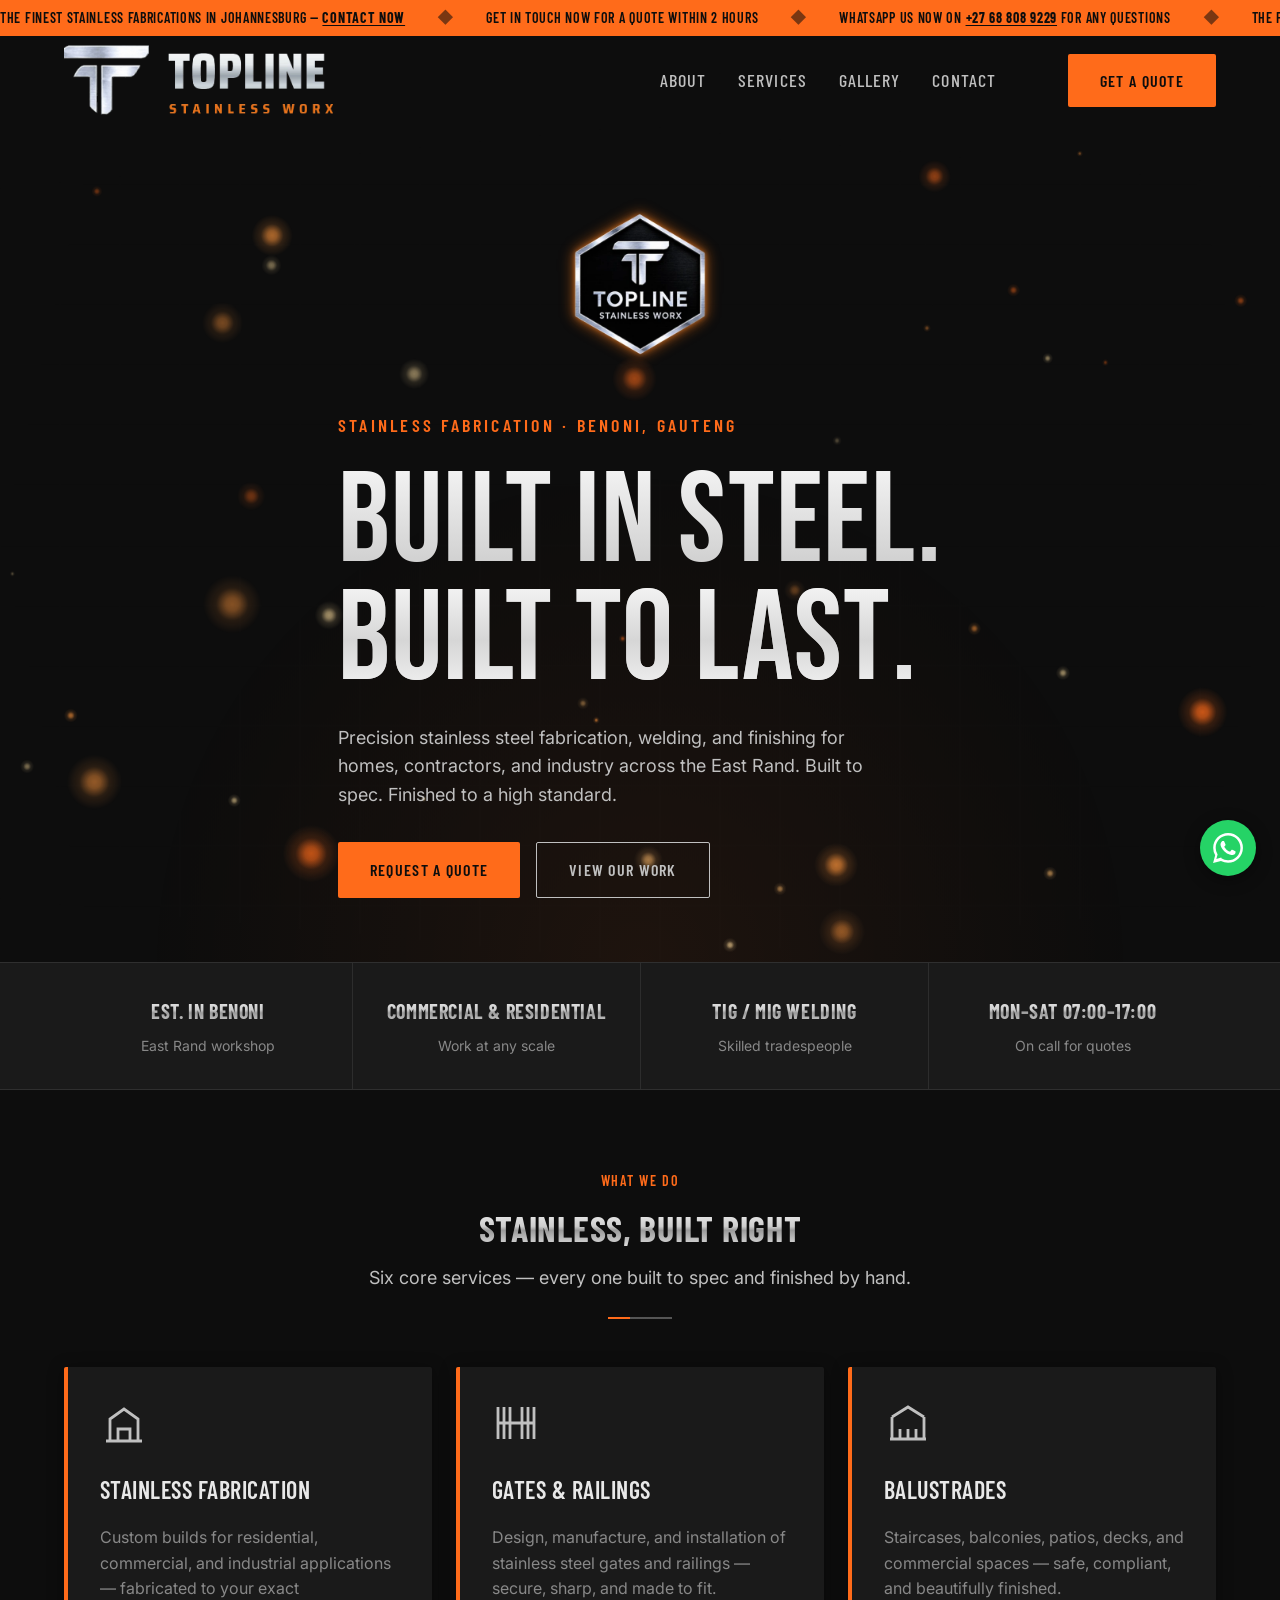
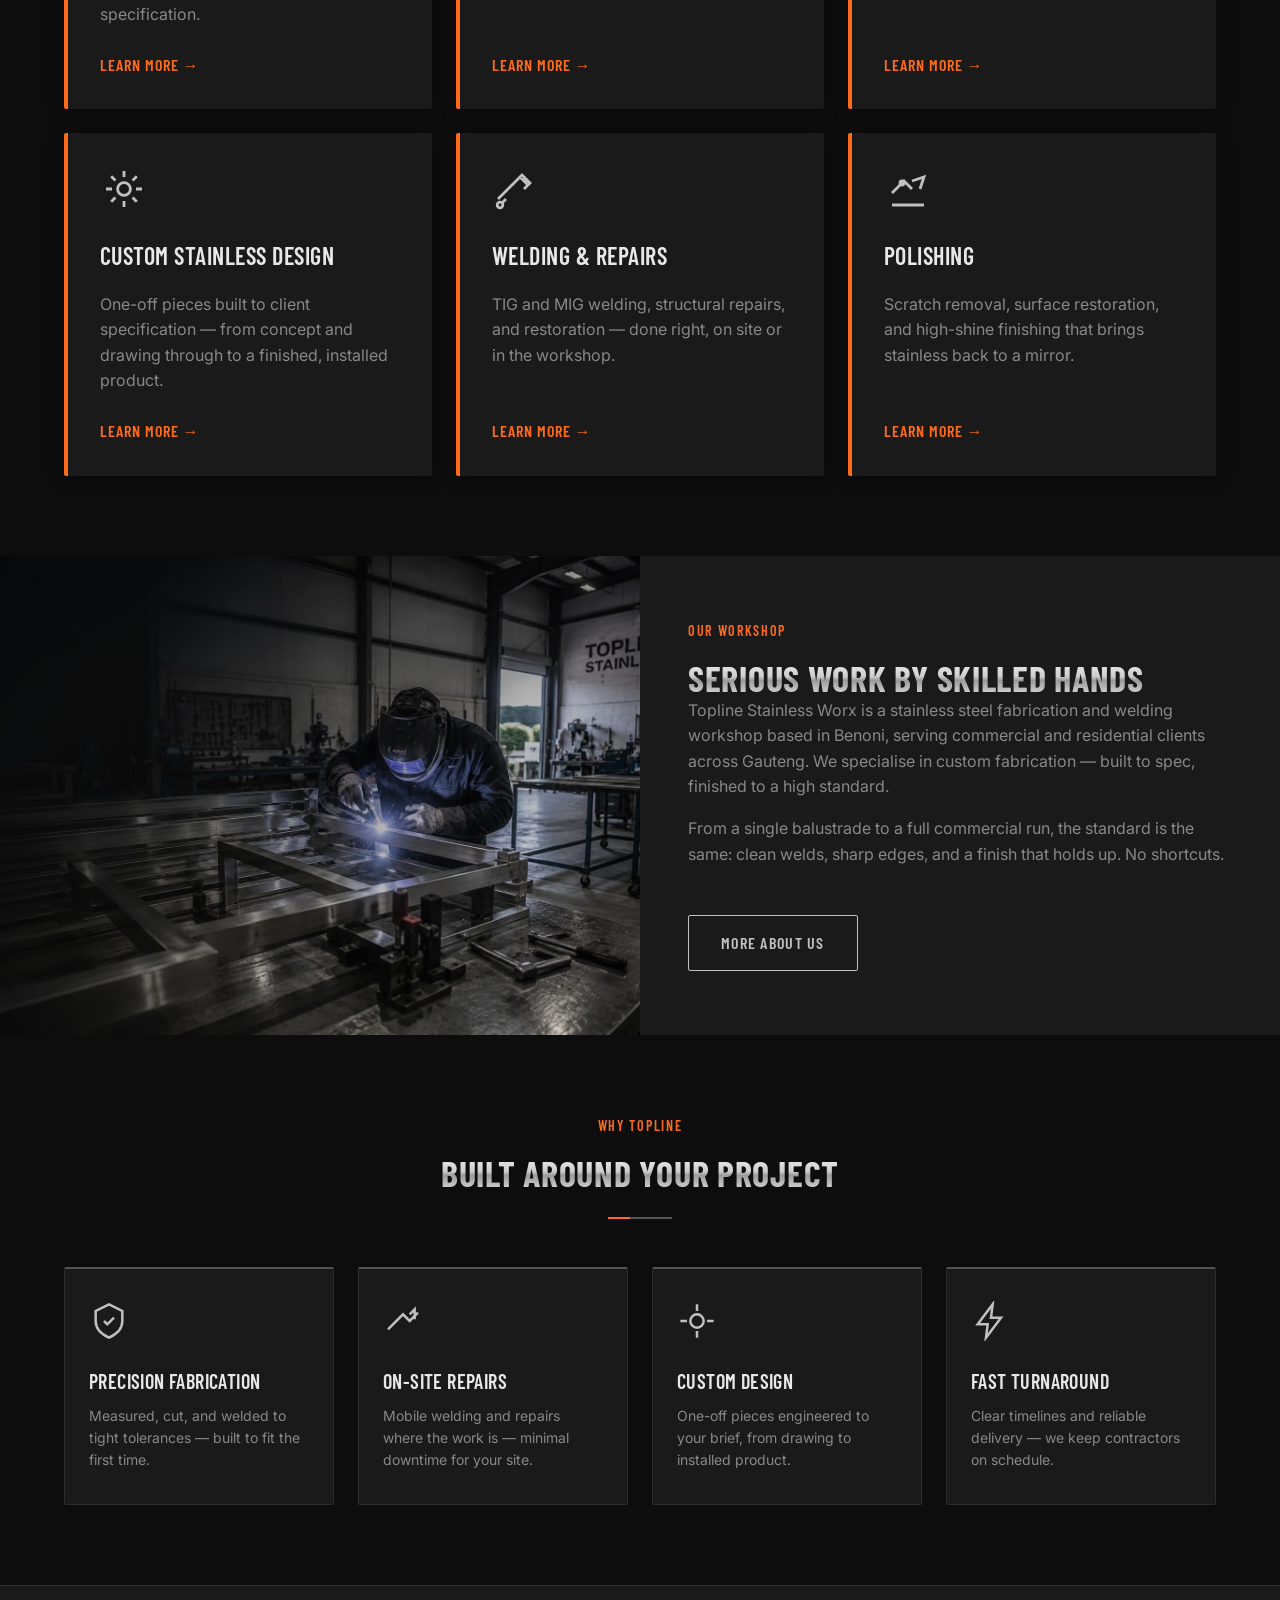
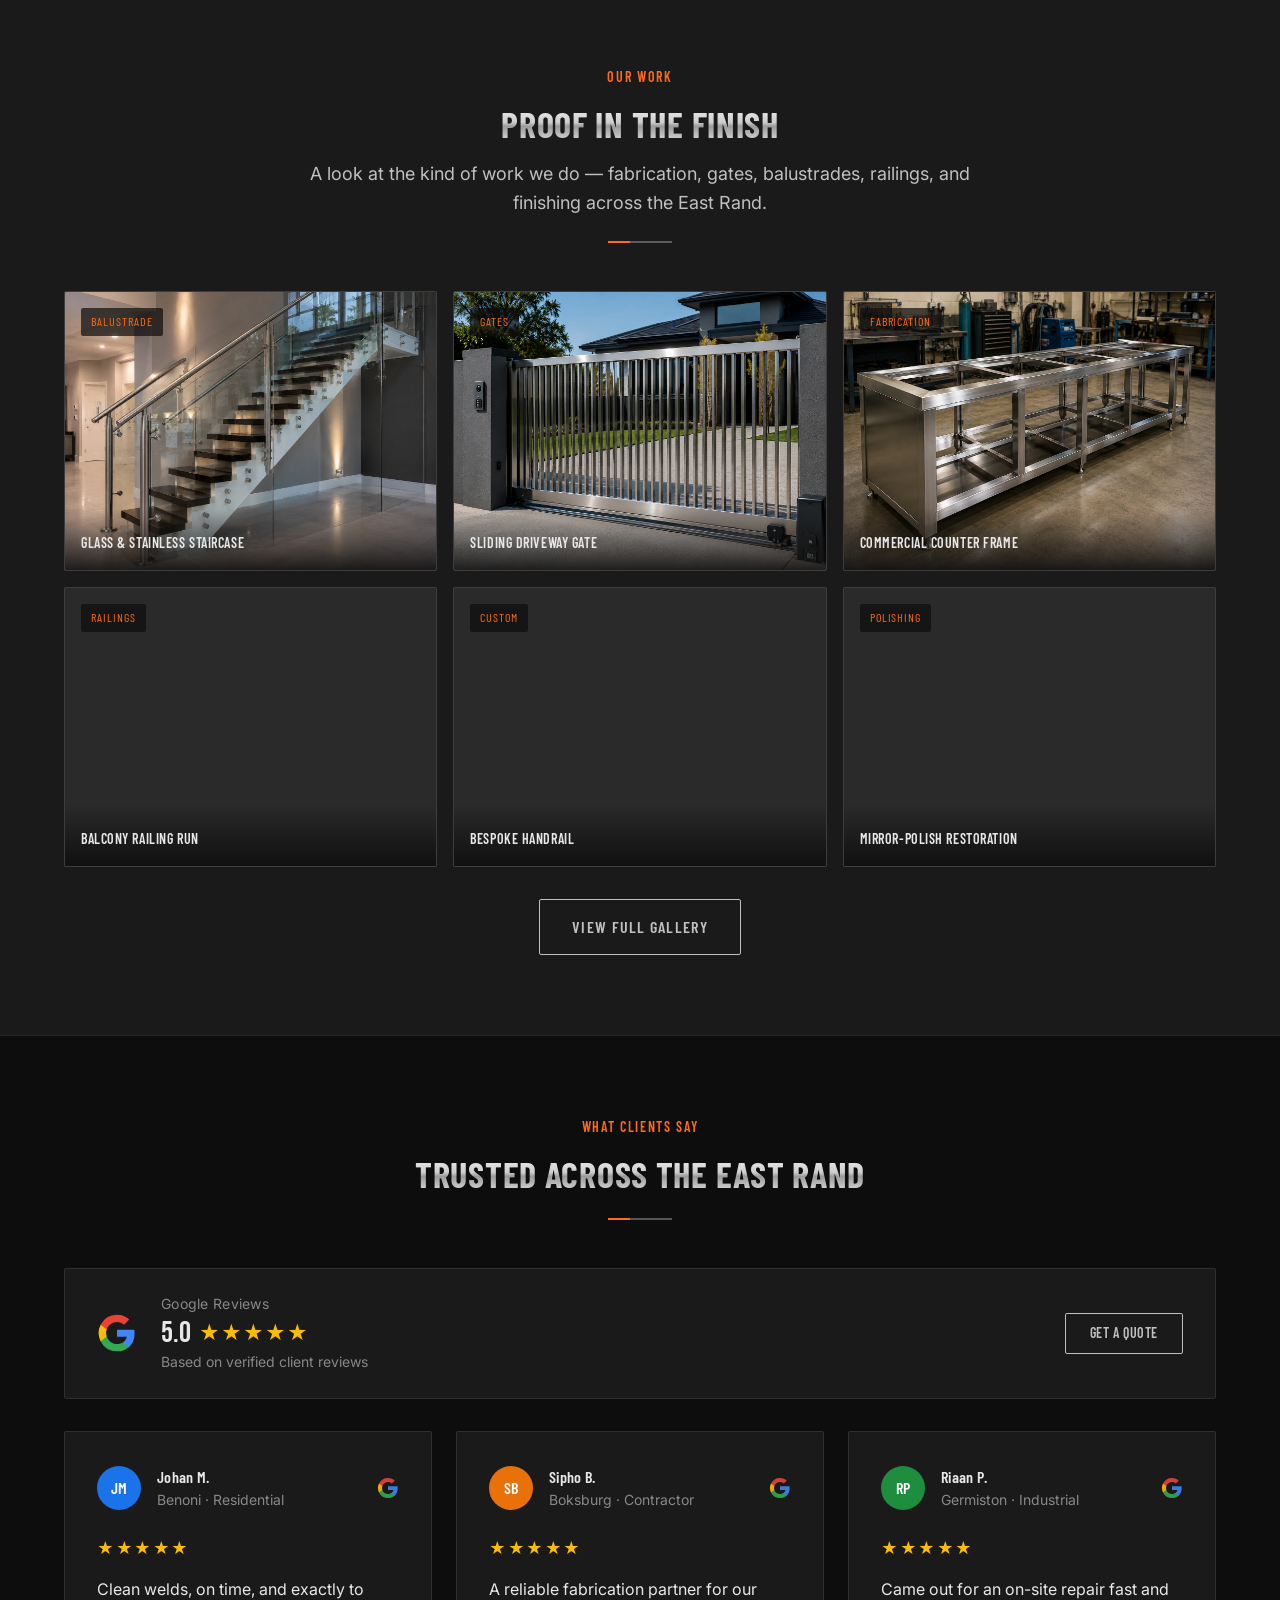
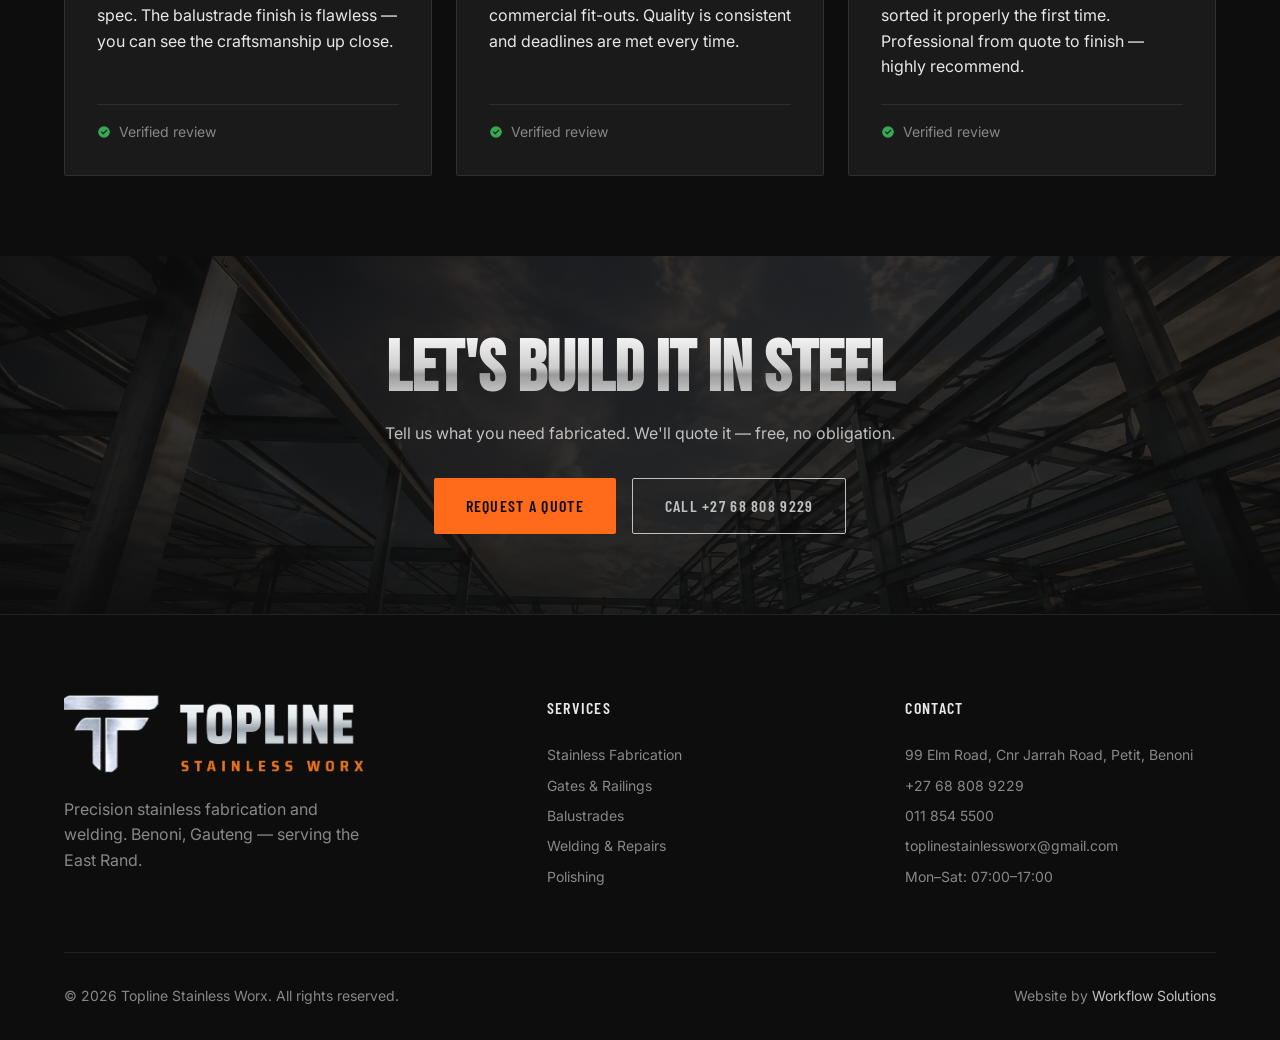
<file: index.html>
<!DOCTYPE html>
<html lang="en">
<head>
  <meta charset="UTF-8">
  <meta name="viewport" content="width=device-width, initial-scale=1.0">
  <!-- Google tag (gtag.js) -->
  <script async src="https://www.googletagmanager.com/gtag/js?id=G-5109R4FDDX"></script>
  <script>
    window.dataLayer = window.dataLayer || [];
    function gtag(){dataLayer.push(arguments);}
    gtag('js', new Date());
    gtag('config', 'G-5109R4FDDX');
  </script>
  <title>Stainless Steel Fabrication Benoni | Topline Stainless Worx</title>
  <meta name="description" content="Custom stainless steel fabrication, welding, gates, balustrades, and polishing in Benoni, Gauteng. Quality workmanship for residential and commercial clients. Get a free quote.">
  <link rel="canonical" href="https://www.toplinestainlessworx.co.za/">
  <meta property="og:title" content="Stainless Steel Fabrication Benoni | Topline Stainless Worx">
  <meta property="og:description" content="Custom stainless steel fabrication, welding, gates, balustrades, and polishing in Benoni, Gauteng. Quality workmanship for residential and commercial clients. Get a free quote.">
  <meta property="og:url" content="https://www.toplinestainlessworx.co.za/">
  <meta property="og:type" content="website">
  <meta property="og:site_name" content="Topline Stainless Worx">
  <meta property="og:image" content="https://www.toplinestainlessworx.co.za/assets/images/homepage/hero-pic3.webp">
  <meta name="twitter:card" content="summary_large_image">
  <meta name="twitter:title" content="Stainless Steel Fabrication Benoni | Topline Stainless Worx">
  <meta name="twitter:description" content="Custom stainless steel fabrication, welding, gates, balustrades, and polishing in Benoni, Gauteng. Quality workmanship for residential and commercial clients. Get a free quote.">
  <meta name="twitter:image" content="https://www.toplinestainlessworx.co.za/assets/images/homepage/hero-pic3.webp">
  <link rel="icon" type="image/png" href="/assets/favicon/topline-favicon.png">
  <link rel="apple-touch-icon" href="/assets/favicon/topline-favicon.png">
  <link rel="preconnect" href="https://fonts.googleapis.com">
  <link rel="preconnect" href="https://fonts.gstatic.com" crossorigin>
  <link href="https://fonts.googleapis.com/css2?family=Bebas+Neue&family=Barlow+Condensed:wght@500;600;700&family=Inter:wght@400;500&display=swap" rel="stylesheet">
  <!-- Preload the first hero slide (LCP image) so it downloads in parallel with the CSS instead of after it -->
  <link rel="preload" as="image" href="/assets/images/homepage/hero-welder-1.webp" fetchpriority="high">
  <link rel="stylesheet" href="/css/style.css">
  <script type="application/ld+json">
  {
    "@context": "https://schema.org",
    "@type": "LocalBusiness",
    "name": "Topline Stainless Worx",
    "description": "Professional stainless steel fabrication, welding, gates, balustrades, and polishing services in Benoni, Gauteng.",
    "url": "https://www.toplinestainlessworx.co.za",
    "telephone": ["+27688089229", "+27118545500"],
    "email": "toplinestainlessworx@gmail.com",
    "address": {
      "@type": "PostalAddress",
      "streetAddress": "99 Elm Road, Cnr Jarrah Road, Petit",
      "addressLocality": "Benoni",
      "addressRegion": "Gauteng",
      "addressCountry": "ZA"
    },
    "geo": { "@type": "GeoCoordinates", "latitude": -26.096475, "longitude": 28.349355 },
    "openingHours": "Mo-Sa 07:00-17:00",
    "areaServed": "Gauteng",
    "serviceType": [
      "Stainless Steel Fabrication", "Welding", "Gates and Railings",
      "Balustrades", "Metal Polishing"
    ]
  }
  </script>
</head>
<body>
  <a href="#main" class="skip-link">Skip to content</a>

  <!-- ============ ANNOUNCEMENT TICKER ============ -->
  <div class="ticker" role="region" aria-label="Announcements">
    <div class="ticker__track">
      <div class="ticker__group">
        <span class="ticker__item">The finest stainless fabrications in Johannesburg — <a href="/contact.html">Contact now</a></span>
        <span class="ticker__sep" aria-hidden="true">◆</span>
        <span class="ticker__item">Get in touch now for a quote within 2 hours</span>
        <span class="ticker__sep" aria-hidden="true">◆</span>
        <span class="ticker__item">WhatsApp us NOW on <a href="https://wa.me/27688089229" target="_blank" rel="noopener">+27 68 808 9229</a> for any questions</span>
        <span class="ticker__sep" aria-hidden="true">◆</span>
      </div>
      <div class="ticker__group" aria-hidden="true">
        <span class="ticker__item">The finest stainless fabrications in Johannesburg — <a href="/contact.html">Contact now</a></span>
        <span class="ticker__sep">◆</span>
        <span class="ticker__item">Get in touch now for a quote within 2 hours</span>
        <span class="ticker__sep">◆</span>
        <span class="ticker__item">WhatsApp us NOW on <a href="https://wa.me/27688089229" target="_blank" rel="noopener">+27 68 808 9229</a> for any questions</span>
        <span class="ticker__sep">◆</span>
      </div>
    </div>
  </div>

  <!-- ============ NAV ============ -->
  <header class="site-header">
    <nav class="nav container" aria-label="Primary">
      <a href="/" class="nav__logo" aria-label="Topline Stainless Worx — home">
        <img src="/assets/logo/topline-lockup.webp" alt="Topline Stainless Worx" height="70" width="269" style="height:70px;width:auto">
      </a>
      <ul class="nav__links">
        <li><a href="/about.html" class="nav__link">About</a></li>
        <li><a href="/services.html" class="nav__link">Services</a></li>
        <li><a href="/gallery.html" class="nav__link">Gallery</a></li>
        <li><a href="/contact.html" class="nav__link">Contact</a></li>
        <li><a href="/contact.html" class="btn btn--primary">Get a Quote</a></li>
      </ul>
      <a href="/contact.html" class="btn btn--primary">Get a Quote</a>
      <button class="nav__hamburger" aria-label="Open menu" aria-expanded="false" aria-controls="nav-links">
        <span></span><span></span><span></span>
      </button>
    </nav>
  </header>

  <main id="main">

    <!-- ============ HERO ============ -->
    <section class="hero">
      <div class="hero__bg" aria-hidden="true">
        <div class="hero__slide hero__slide--1"></div>
        <div class="hero__slide hero__slide--2"></div>
        <div class="hero__slide hero__slide--3"></div>
      </div>
      <canvas id="hero-canvas" aria-hidden="true"></canvas>
      <div class="container hero__content">
        <div class="hero__logo">
          <img src="/assets/logo/topline-logo-ember.webp" alt="Topline Stainless Worx" height="190" width="180">
        </div>
        <p class="hero__eyebrow">Stainless Fabrication · Benoni, Gauteng</p>
        <h1 class="hero__title">Built in steel.<br><em>Built to las<span class="hero__glint">t<i class="hero__glint-spark" aria-hidden="true"></i></span>.</em></h1>
        <p class="hero__sub">Precision stainless steel fabrication, welding, and finishing for homes, contractors, and industry across the East Rand. Built to spec. Finished to a high standard.</p>
        <div class="hero__actions">
          <a href="/contact.html" class="btn btn--primary">Request a Quote</a>
          <a href="/gallery.html" class="btn btn--ghost">View Our Work</a>
        </div>
      </div>
    </section>

    <!-- ============ TRUST BAR ============ -->
    <section class="trust-bar" aria-label="Credentials">
      <div class="container">
        <div class="trust-bar__grid">
          <div class="trust-bar__item">
            <div class="trust-bar__value">Est. in Benoni</div>
            <div class="trust-bar__label">East Rand workshop</div>
          </div>
          <div class="trust-bar__item">
            <div class="trust-bar__value">Commercial &amp; Residential</div>
            <div class="trust-bar__label">Work at any scale</div>
          </div>
          <div class="trust-bar__item">
            <div class="trust-bar__value">TIG / MIG Welding</div>
            <div class="trust-bar__label">Skilled tradespeople</div>
          </div>
          <div class="trust-bar__item">
            <div class="trust-bar__value">Mon–Sat 07:00–17:00</div>
            <div class="trust-bar__label">On call for quotes</div>
          </div>
        </div>
      </div>
    </section>

    <!-- ============ SERVICES GRID ============ -->
    <section class="section section--dark" id="services">
      <div class="container">
        <div class="section__header section__header--center animate-on-scroll">
          <span class="section__eyebrow">What we do</span>
          <h2 class="section__title">Stainless, built right</h2>
          <p class="section__lead">Six core services — every one built to spec and finished by hand.</p>
        </div>
        <div class="grid-3">

          <article class="service-card animate-on-scroll">
            <div class="service-card__icon" aria-hidden="true">
              <svg viewBox="0 0 24 24" fill="none" stroke="currentColor" stroke-width="1.4"><path d="M3 21h18M5 21V10l7-5 7 5v11M9 21v-6h6v6"/></svg>
            </div>
            <h3 class="service-card__title">Stainless Fabrication</h3>
            <p class="service-card__body">Custom builds for residential, commercial, and industrial applications — fabricated to your exact specification.</p>
            <a href="/services.html#fabrication" class="service-card__link">Learn more →</a>
          </article>

          <article class="service-card animate-on-scroll">
            <div class="service-card__icon" aria-hidden="true">
              <svg viewBox="0 0 24 24" fill="none" stroke="currentColor" stroke-width="1.4"><path d="M3 4v16M21 4v16M6 4v16M18 4v16M9 4v16M15 4v16M3 12h18"/></svg>
            </div>
            <h3 class="service-card__title">Gates &amp; Railings</h3>
            <p class="service-card__body">Design, manufacture, and installation of stainless steel gates and railings — secure, sharp, and made to fit.</p>
            <a href="/services.html#gates" class="service-card__link">Learn more →</a>
          </article>

          <article class="service-card animate-on-scroll">
            <div class="service-card__icon" aria-hidden="true">
              <svg viewBox="0 0 24 24" fill="none" stroke="currentColor" stroke-width="1.4"><path d="M3 20h18M4 20V9M20 20V9M4 9l8-5 8 5M8 20v-5M12 20v-5M16 20v-5"/></svg>
            </div>
            <h3 class="service-card__title">Balustrades</h3>
            <p class="service-card__body">Staircases, balconies, patios, decks, and commercial spaces — safe, compliant, and beautifully finished.</p>
            <a href="/services.html#balustrades" class="service-card__link">Learn more →</a>
          </article>

          <article class="service-card animate-on-scroll">
            <div class="service-card__icon" aria-hidden="true">
              <svg viewBox="0 0 24 24" fill="none" stroke="currentColor" stroke-width="1.4"><path d="M12 3v3M12 18v3M3 12h3M18 12h3M5.6 5.6l2.1 2.1M16.3 16.3l2.1 2.1M18.4 5.6l-2.1 2.1M7.7 16.3l-2.1 2.1"/><circle cx="12" cy="12" r="3.2"/></svg>
            </div>
            <h3 class="service-card__title">Custom Stainless Design</h3>
            <p class="service-card__body">One-off pieces built to client specification — from concept and drawing through to a finished, installed product.</p>
            <a href="/services.html#custom" class="service-card__link">Learn more →</a>
          </article>

          <article class="service-card animate-on-scroll">
            <div class="service-card__icon" aria-hidden="true">
              <svg viewBox="0 0 24 24" fill="none" stroke="currentColor" stroke-width="1.4"><path d="M3 17l9-9M12 8l3-3 4 4-3 3M14 6l4 4M5 19l2-2"/><circle cx="4" cy="20" r="1.4"/></svg>
            </div>
            <h3 class="service-card__title">Welding &amp; Repairs</h3>
            <p class="service-card__body">TIG and MIG welding, structural repairs, and restoration — done right, on site or in the workshop.</p>
            <a href="/services.html#welding" class="service-card__link">Learn more →</a>
          </article>

          <article class="service-card animate-on-scroll">
            <div class="service-card__icon" aria-hidden="true">
              <svg viewBox="0 0 24 24" fill="none" stroke="currentColor" stroke-width="1.4"><path d="M4 14l6-6 4 4M14 8l6-2-2 6M4 20h16"/><circle cx="9" cy="9" r="1"/></svg>
            </div>
            <h3 class="service-card__title">Polishing</h3>
            <p class="service-card__body">Scratch removal, surface restoration, and high-shine finishing that brings stainless back to a mirror.</p>
            <a href="/services.html#polishing" class="service-card__link">Learn more →</a>
          </article>

        </div>
      </div>
    </section>

    <!-- ============ ABOUT STRIP ============ -->
    <section class="section--mid" aria-label="About Topline Stainless Worx">
      <div class="split">
        <div class="split__media" style="background-image:url('/assets/images/homepage/homepage%20workshop.webp')" role="img" aria-label="Topline Stainless Worx workshop"></div>
        <div class="split__body animate-on-scroll">
          <span class="section__eyebrow">Our workshop</span>
          <h2 class="section__title">Serious work by skilled hands</h2>
          <p>Topline Stainless Worx is a stainless steel fabrication and welding workshop based in Benoni, serving commercial and residential clients across Gauteng. We specialise in custom fabrication — built to spec, finished to a high standard.</p>
          <p>From a single balustrade to a full commercial run, the standard is the same: clean welds, sharp edges, and a finish that holds up. No shortcuts.</p>
          <div class="split__actions">
            <a href="/about.html" class="btn btn--ghost">More About Us</a>
          </div>
        </div>
      </div>
    </section>

    <!-- ============ WHY CHOOSE US ============ -->
    <section class="section section--dark">
      <div class="container">
        <div class="section__header section__header--center animate-on-scroll">
          <span class="section__eyebrow">Why Topline</span>
          <h2 class="section__title">Built around your project</h2>
        </div>
        <div class="grid-4">
          <div class="feature-tile animate-on-scroll">
            <div class="feature-tile__icon" aria-hidden="true">
              <svg viewBox="0 0 24 24" fill="none" stroke="currentColor" stroke-width="1.5"><path d="M12 2l8 4v6c0 5-3.5 8-8 10-4.5-2-8-5-8-10V6z"/><path d="M9 12l2 2 4-4"/></svg>
            </div>
            <h3 class="feature-tile__title">Precision Fabrication</h3>
            <p class="feature-tile__body">Measured, cut, and welded to tight tolerances — built to fit the first time.</p>
          </div>
          <div class="feature-tile animate-on-scroll">
            <div class="feature-tile__icon" aria-hidden="true">
              <svg viewBox="0 0 24 24" fill="none" stroke="currentColor" stroke-width="1.5"><path d="M3 17l9-9 4 4 5-5M16 8l3-3 0 6"/></svg>
            </div>
            <h3 class="feature-tile__title">On-Site Repairs</h3>
            <p class="feature-tile__body">Mobile welding and repairs where the work is — minimal downtime for your site.</p>
          </div>
          <div class="feature-tile animate-on-scroll">
            <div class="feature-tile__icon" aria-hidden="true">
              <svg viewBox="0 0 24 24" fill="none" stroke="currentColor" stroke-width="1.5"><path d="M12 2v4M12 18v4M2 12h4M18 12h4"/><circle cx="12" cy="12" r="4"/></svg>
            </div>
            <h3 class="feature-tile__title">Custom Design</h3>
            <p class="feature-tile__body">One-off pieces engineered to your brief, from drawing to installed product.</p>
          </div>
          <div class="feature-tile animate-on-scroll">
            <div class="feature-tile__icon" aria-hidden="true">
              <svg viewBox="0 0 24 24" fill="none" stroke="currentColor" stroke-width="1.5"><path d="M13 2L4 14h6l-1 8 9-12h-6z"/></svg>
            </div>
            <h3 class="feature-tile__title">Fast Turnaround</h3>
            <p class="feature-tile__body">Clear timelines and reliable delivery — we keep contractors on schedule.</p>
          </div>
        </div>
      </div>
    </section>

    <!-- ============ GALLERY PREVIEW ============ -->
    <section class="section section--mid">
      <div class="container">
        <div class="section__header section__header--center animate-on-scroll">
          <span class="section__eyebrow">Our work</span>
          <h2 class="section__title">Proof in the finish</h2>
          <p class="section__lead">A look at the kind of work we do — fabrication, gates, balustrades, railings, and finishing across the East Rand.</p>
        </div>
        <div class="gallery-grid">
          <a class="gallery-item animate-on-scroll" href="/gallery.html">
            <img src="/assets/images/homepage/Staircase.webp" alt="Glass and stainless steel staircase balustrade" width="800" height="600" loading="lazy" decoding="async">
            <span class="gallery-item__tag">Balustrade</span>
            <span class="gallery-item__caption">Glass &amp; stainless staircase</span>
          </a>
          <a class="gallery-item animate-on-scroll" href="/gallery.html">
            <img src="/assets/images/homepage/Gate.webp" alt="Stainless steel sliding driveway gate" width="800" height="600" loading="lazy" decoding="async">
            <span class="gallery-item__tag">Gates</span>
            <span class="gallery-item__caption">Sliding driveway gate</span>
          </a>
          <a class="gallery-item animate-on-scroll" href="/gallery.html">
            <img src="/assets/images/homepage/Table.webp" alt="Commercial stainless steel counter frame fabrication" width="800" height="600" loading="lazy" decoding="async">
            <span class="gallery-item__tag">Fabrication</span>
            <span class="gallery-item__caption">Commercial counter frame</span>
          </a>
          <a class="gallery-item animate-on-scroll" href="/gallery.html">
            <img src="/assets/images/homepage/Balcony.webp" alt="Stainless steel balcony railing run" width="800" height="600" loading="lazy" decoding="async">
            <span class="gallery-item__tag">Railings</span>
            <span class="gallery-item__caption">Balcony railing run</span>
          </a>
          <a class="gallery-item animate-on-scroll" href="/gallery.html">
            <img src="/assets/images/homepage/Custom.webp" alt="Bespoke custom stainless steel handrail" width="800" height="600" loading="lazy" decoding="async">
            <span class="gallery-item__tag">Custom</span>
            <span class="gallery-item__caption">Bespoke handrail</span>
          </a>
          <a class="gallery-item animate-on-scroll" href="/gallery.html">
            <img src="/assets/images/homepage/Polishing.webp" alt="Mirror-polish stainless steel restoration finish" width="800" height="600" loading="lazy" decoding="async">
            <span class="gallery-item__tag">Polishing</span>
            <span class="gallery-item__caption">Mirror-polish restoration</span>
          </a>
        </div>
        <div class="text-center mt-8 animate-on-scroll">
          <a href="/gallery.html" class="btn btn--ghost">View Full Gallery</a>
        </div>
      </div>
    </section>

    <!-- ============ TESTIMONIALS / GOOGLE REVIEWS ============ -->
    <section class="section section--dark">
      <div class="container">
        <div class="section__header section__header--center animate-on-scroll">
          <span class="section__eyebrow">What clients say</span>
          <h2 class="section__title">Trusted across the East Rand</h2>
        </div>

        <!-- Google rating summary -->
        <div class="greviews-summary animate-on-scroll">
          <svg class="greviews-summary__logo" viewBox="0 0 24 24" width="40" height="40" aria-hidden="true">
            <path fill="#4285F4" d="M22.56 12.25c0-.78-.07-1.53-.2-2.25H12v4.26h5.92a5.06 5.06 0 0 1-2.2 3.32v2.77h3.57c2.08-1.92 3.27-4.74 3.27-8.1z"/>
            <path fill="#34A853" d="M12 23c2.97 0 5.46-.98 7.28-2.66l-3.57-2.77c-.98.66-2.23 1.06-3.71 1.06-2.86 0-5.29-1.93-6.16-4.53H2.18v2.84A11 11 0 0 0 12 23z"/>
            <path fill="#FBBC05" d="M5.84 14.1a6.6 6.6 0 0 1 0-4.2V7.06H2.18a11 11 0 0 0 0 9.88l3.66-2.84z"/>
            <path fill="#EA4335" d="M12 5.38c1.62 0 3.06.56 4.21 1.64l3.15-3.15C17.45 2.09 14.97 1 12 1A11 11 0 0 0 2.18 7.06l3.66 2.84C6.71 7.31 9.14 5.38 12 5.38z"/>
          </svg>
          <div class="greviews-summary__text">
            <div class="greviews-summary__title">Google Reviews</div>
            <div class="greviews-summary__rating">
              <span class="greviews-summary__score">5.0</span>
              <span class="greviews-summary__stars" aria-label="Rated 5.0 out of 5">★★★★★</span>
            </div>
            <div class="greviews-summary__count">Based on verified client reviews</div>
          </div>
          <a href="/contact.html" class="greviews-summary__cta">Get a Quote</a>
        </div>

        <!-- Review cards -->
        <div class="grid-3">
          <article class="greview animate-on-scroll">
            <header class="greview__head">
              <span class="greview__avatar" style="background:#1A73E8;" aria-hidden="true">JM</span>
              <div class="greview__id">
                <div class="greview__name">Johan M.</div>
                <div class="greview__meta">Benoni · Residential</div>
              </div>
              <svg class="greview__g" viewBox="0 0 24 24" width="22" height="22" aria-label="Posted on Google">
                <path fill="#4285F4" d="M22.56 12.25c0-.78-.07-1.53-.2-2.25H12v4.26h5.92a5.06 5.06 0 0 1-2.2 3.32v2.77h3.57c2.08-1.92 3.27-4.74 3.27-8.1z"/>
                <path fill="#34A853" d="M12 23c2.97 0 5.46-.98 7.28-2.66l-3.57-2.77c-.98.66-2.23 1.06-3.71 1.06-2.86 0-5.29-1.93-6.16-4.53H2.18v2.84A11 11 0 0 0 12 23z"/>
                <path fill="#FBBC05" d="M5.84 14.1a6.6 6.6 0 0 1 0-4.2V7.06H2.18a11 11 0 0 0 0 9.88l3.66-2.84z"/>
                <path fill="#EA4335" d="M12 5.38c1.62 0 3.06.56 4.21 1.64l3.15-3.15C17.45 2.09 14.97 1 12 1A11 11 0 0 0 2.18 7.06l3.66 2.84C6.71 7.31 9.14 5.38 12 5.38z"/>
              </svg>
            </header>
            <div class="greview__stars" aria-label="5 out of 5 stars">★★★★★</div>
            <p class="greview__body">Clean welds, on time, and exactly to spec. The balustrade finish is flawless — you can see the craftsmanship up close.</p>
            <footer class="greview__foot">
              <svg class="greview__verified" viewBox="0 0 24 24" width="14" height="14" aria-hidden="true"><path fill="#34A853" d="M12 2a10 10 0 1 0 0 20 10 10 0 0 0 0-20zm-1.2 14.2-4-4 1.4-1.4 2.6 2.6 5.6-5.6 1.4 1.4-7 7z"/></svg>
              <span>Verified review</span>
            </footer>
          </article>

          <article class="greview animate-on-scroll">
            <header class="greview__head">
              <span class="greview__avatar" style="background:#E8710A;" aria-hidden="true">SB</span>
              <div class="greview__id">
                <div class="greview__name">Sipho B.</div>
                <div class="greview__meta">Boksburg · Contractor</div>
              </div>
              <svg class="greview__g" viewBox="0 0 24 24" width="22" height="22" aria-label="Posted on Google">
                <path fill="#4285F4" d="M22.56 12.25c0-.78-.07-1.53-.2-2.25H12v4.26h5.92a5.06 5.06 0 0 1-2.2 3.32v2.77h3.57c2.08-1.92 3.27-4.74 3.27-8.1z"/>
                <path fill="#34A853" d="M12 23c2.97 0 5.46-.98 7.28-2.66l-3.57-2.77c-.98.66-2.23 1.06-3.71 1.06-2.86 0-5.29-1.93-6.16-4.53H2.18v2.84A11 11 0 0 0 12 23z"/>
                <path fill="#FBBC05" d="M5.84 14.1a6.6 6.6 0 0 1 0-4.2V7.06H2.18a11 11 0 0 0 0 9.88l3.66-2.84z"/>
                <path fill="#EA4335" d="M12 5.38c1.62 0 3.06.56 4.21 1.64l3.15-3.15C17.45 2.09 14.97 1 12 1A11 11 0 0 0 2.18 7.06l3.66 2.84C6.71 7.31 9.14 5.38 12 5.38z"/>
              </svg>
            </header>
            <div class="greview__stars" aria-label="5 out of 5 stars">★★★★★</div>
            <p class="greview__body">A reliable fabrication partner for our commercial fit-outs. Quality is consistent and deadlines are met every time.</p>
            <footer class="greview__foot">
              <svg class="greview__verified" viewBox="0 0 24 24" width="14" height="14" aria-hidden="true"><path fill="#34A853" d="M12 2a10 10 0 1 0 0 20 10 10 0 0 0 0-20zm-1.2 14.2-4-4 1.4-1.4 2.6 2.6 5.6-5.6 1.4 1.4-7 7z"/></svg>
              <span>Verified review</span>
            </footer>
          </article>

          <article class="greview animate-on-scroll">
            <header class="greview__head">
              <span class="greview__avatar" style="background:#1E8E3E;" aria-hidden="true">RP</span>
              <div class="greview__id">
                <div class="greview__name">Riaan P.</div>
                <div class="greview__meta">Germiston · Industrial</div>
              </div>
              <svg class="greview__g" viewBox="0 0 24 24" width="22" height="22" aria-label="Posted on Google">
                <path fill="#4285F4" d="M22.56 12.25c0-.78-.07-1.53-.2-2.25H12v4.26h5.92a5.06 5.06 0 0 1-2.2 3.32v2.77h3.57c2.08-1.92 3.27-4.74 3.27-8.1z"/>
                <path fill="#34A853" d="M12 23c2.97 0 5.46-.98 7.28-2.66l-3.57-2.77c-.98.66-2.23 1.06-3.71 1.06-2.86 0-5.29-1.93-6.16-4.53H2.18v2.84A11 11 0 0 0 12 23z"/>
                <path fill="#FBBC05" d="M5.84 14.1a6.6 6.6 0 0 1 0-4.2V7.06H2.18a11 11 0 0 0 0 9.88l3.66-2.84z"/>
                <path fill="#EA4335" d="M12 5.38c1.62 0 3.06.56 4.21 1.64l3.15-3.15C17.45 2.09 14.97 1 12 1A11 11 0 0 0 2.18 7.06l3.66 2.84C6.71 7.31 9.14 5.38 12 5.38z"/>
              </svg>
            </header>
            <div class="greview__stars" aria-label="5 out of 5 stars">★★★★★</div>
            <p class="greview__body">Came out for an on-site repair fast and sorted it properly the first time. Professional from quote to finish — highly recommend.</p>
            <footer class="greview__foot">
              <svg class="greview__verified" viewBox="0 0 24 24" width="14" height="14" aria-hidden="true"><path fill="#34A853" d="M12 2a10 10 0 1 0 0 20 10 10 0 0 0 0-20zm-1.2 14.2-4-4 1.4-1.4 2.6 2.6 5.6-5.6 1.4 1.4-7 7z"/></svg>
              <span>Verified review</span>
            </footer>
          </article>
        </div>
      </div>
    </section>

    <!-- ============ CTA STRIP ============ -->
    <section class="section cta-strip cta-strip--photo" style="background-image:url('/assets/images/cta-strip/stainless-structure.webp')">
      <div class="container">
        <h2 class="cta-strip__title animate-on-scroll">Let's build it in steel</h2>
        <p class="cta-strip__sub animate-on-scroll">Tell us what you need fabricated. We'll quote it — free, no obligation.</p>
        <div class="cta-strip__actions animate-on-scroll">
          <a href="/contact.html" class="btn btn--primary">Request a Quote</a>
          <a href="tel:+27688089229" class="btn btn--ghost">Call +27 68 808 9229</a>
        </div>
      </div>
    </section>

  </main>

  <!-- ============ FOOTER ============ -->
  <footer class="footer">
    <div class="container">
      <div class="footer__grid">
        <div class="footer__brand">
          <img src="/assets/logo/topline-lockup.webp" alt="Topline Stainless Worx" height="78" width="299" style="height:78px;width:auto">
          <p>Precision stainless fabrication and welding. Benoni, Gauteng — serving the East Rand.</p>
        </div>
        <div class="footer__col">
          <h4 class="footer__heading">Services</h4>
          <ul class="footer__links">
            <li><a href="/services.html#fabrication">Stainless Fabrication</a></li>
            <li><a href="/services.html#gates">Gates &amp; Railings</a></li>
            <li><a href="/services.html#balustrades">Balustrades</a></li>
            <li><a href="/services.html#welding">Welding &amp; Repairs</a></li>
            <li><a href="/services.html#polishing">Polishing</a></li>
          </ul>
        </div>
        <div class="footer__col">
          <h4 class="footer__heading">Contact</h4>
          <ul class="footer__links">
            <li>99 Elm Road, Cnr Jarrah Road, Petit, Benoni</li>
            <li><a href="tel:+27688089229">+27 68 808 9229</a></li>
            <li><a href="tel:+27118545500">011 854 5500</a></li>
            <li><a href="mailto:toplinestainlessworx@gmail.com">toplinestainlessworx@gmail.com</a></li>
            <li>Mon–Sat: 07:00–17:00</li>
          </ul>
        </div>
      </div>
      <div class="footer__bottom">
        <p>&copy; <span id="footer-year">2026</span> Topline Stainless Worx. All rights reserved.</p>
        <p>Website by <a href="https://workflowsolutions.co.za" target="_blank" rel="noopener noreferrer">Workflow Solutions</a></p>
      </div>
    </div>
  </footer>

  <!-- WhatsApp float -->
  <a class="whatsapp-float" href="https://wa.me/27688089229" target="_blank" rel="noopener noreferrer" aria-label="Chat with us on WhatsApp">
    <svg viewBox="0 0 24 24" aria-hidden="true"><path d="M.057 24l1.687-6.163a11.867 11.867 0 01-1.587-5.945C.16 5.335 5.495 0 12.05 0a11.817 11.817 0 018.413 3.488 11.824 11.824 0 013.48 8.414c-.003 6.557-5.338 11.892-11.893 11.892a11.9 11.9 0 01-5.688-1.448L.057 24zm6.597-3.807c1.676.995 3.276 1.591 5.392 1.592 5.448 0 9.886-4.434 9.889-9.885.002-5.462-4.415-9.89-9.881-9.892-5.452 0-9.887 4.434-9.889 9.884a9.86 9.86 0 001.51 5.26l-.999 3.648 3.978-1.207zm11.387-5.464c-.074-.124-.272-.198-.57-.347-.297-.149-1.758-.868-2.031-.967-.272-.099-.47-.149-.669.149-.198.297-.768.967-.941 1.165-.173.198-.347.223-.644.074-.297-.149-1.255-.462-2.39-1.475-.883-.788-1.48-1.761-1.653-2.059-.173-.297-.018-.458.13-.606.134-.133.297-.347.446-.521.151-.172.2-.296.3-.495.099-.198.05-.372-.025-.521-.075-.148-.669-1.611-.916-2.206-.242-.579-.487-.501-.669-.51l-.57-.01c-.198 0-.52.074-.792.372s-1.04 1.016-1.04 2.479 1.065 2.876 1.213 3.074c.149.198 2.095 3.2 5.076 4.487.709.306 1.263.489 1.694.626.712.226 1.36.194 1.872.118.571-.085 1.758-.719 2.006-1.413.248-.695.248-1.29.173-1.414z"/></svg>
  </a>

  <script src="/js/main.js" defer></script>
</body>
</html>
</file>
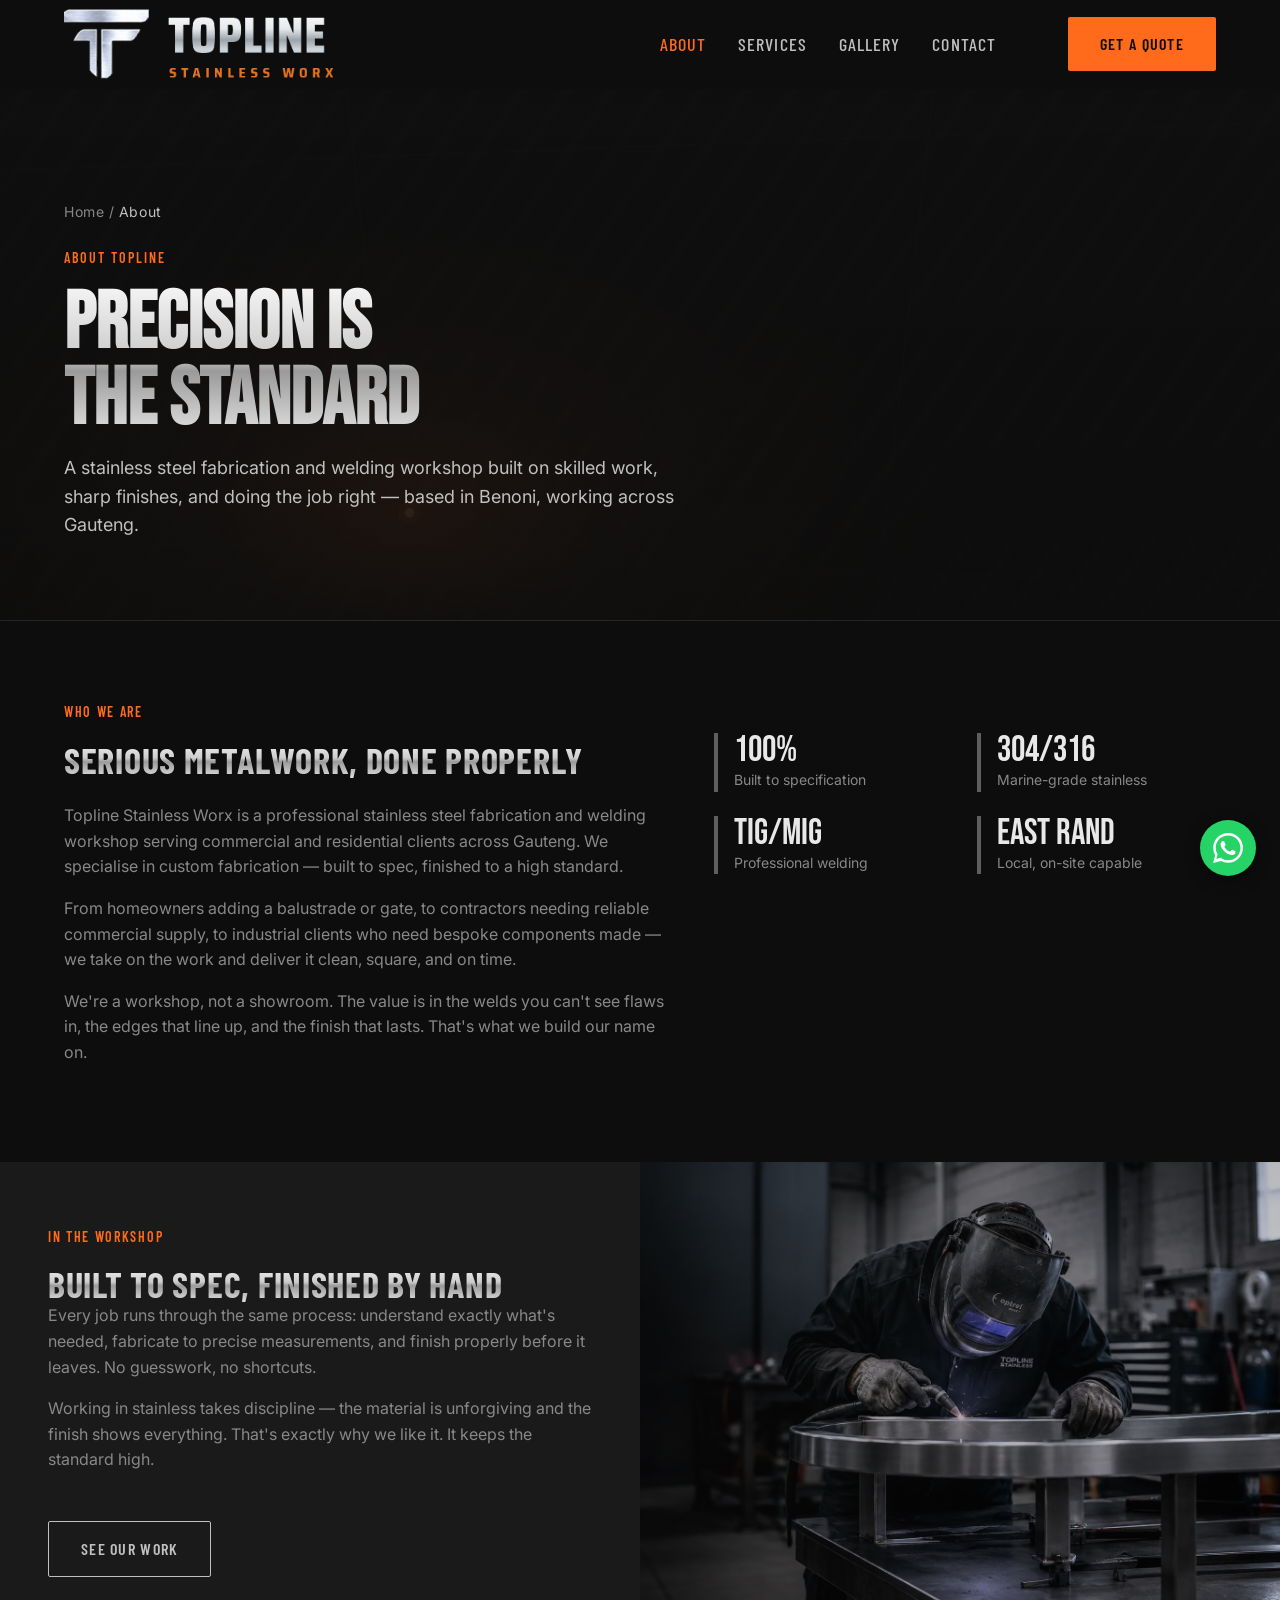
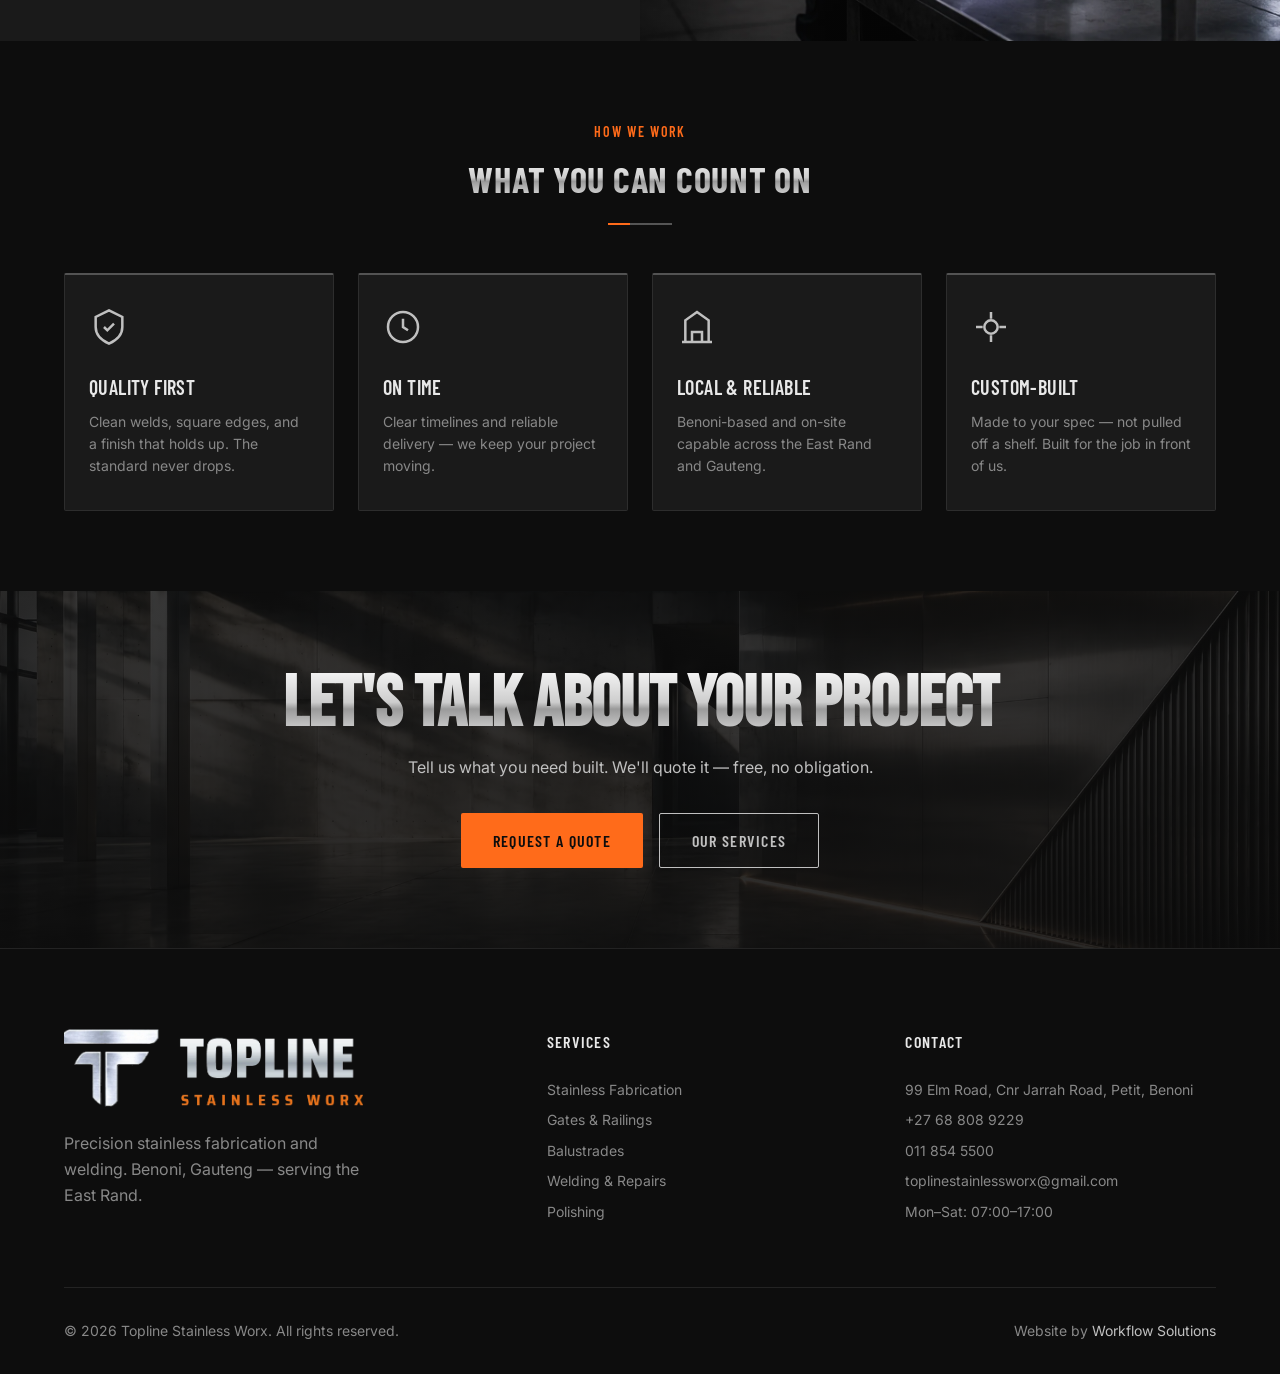
<file: about.html>
<!DOCTYPE html>
<html lang="en">
<head>
  <meta charset="UTF-8">
  <meta name="viewport" content="width=device-width, initial-scale=1.0">
  <!-- Google tag (gtag.js) -->
  <script async src="https://www.googletagmanager.com/gtag/js?id=G-5109R4FDDX"></script>
  <script>
    window.dataLayer = window.dataLayer || [];
    function gtag(){dataLayer.push(arguments);}
    gtag('js', new Date());
    gtag('config', 'G-5109R4FDDX');
  </script>
  <title>About Us — Stainless Steel Fabricators Benoni | Topline Stainless Worx</title>
  <meta name="description" content="Topline Stainless Worx is a professional fabrication and welding workshop based in Benoni, Gauteng. Learn about our team, our work, and our commitment to quality.">
  <link rel="canonical" href="https://www.toplinestainlessworx.co.za/about.html">
  <meta property="og:title" content="About Us — Stainless Steel Fabricators Benoni | Topline Stainless Worx">
  <meta property="og:description" content="Topline Stainless Worx is a professional fabrication and welding workshop based in Benoni, Gauteng. Learn about our team, our work, and our commitment to quality.">
  <meta property="og:url" content="https://www.toplinestainlessworx.co.za/about.html">
  <meta property="og:type" content="website">
  <meta property="og:site_name" content="Topline Stainless Worx">
  <meta property="og:image" content="https://www.toplinestainlessworx.co.za/assets/images/about/workshop.webp">
  <meta name="twitter:card" content="summary_large_image">
  <meta name="twitter:title" content="About Us — Stainless Steel Fabricators Benoni | Topline Stainless Worx">
  <meta name="twitter:description" content="Topline Stainless Worx is a professional fabrication and welding workshop based in Benoni, Gauteng. Learn about our team, our work, and our commitment to quality.">
  <meta name="twitter:image" content="https://www.toplinestainlessworx.co.za/assets/images/about/workshop.webp">
  <link rel="icon" type="image/png" href="/assets/favicon/topline-favicon.png">
  <link rel="apple-touch-icon" href="/assets/favicon/topline-favicon.png">
  <link rel="preconnect" href="https://fonts.googleapis.com">
  <link rel="preconnect" href="https://fonts.gstatic.com" crossorigin>
  <link href="https://fonts.googleapis.com/css2?family=Bebas+Neue&family=Barlow+Condensed:wght@500;600;700&family=Inter:wght@400;500&display=swap" rel="stylesheet">
  <link rel="stylesheet" href="/css/style.css">
</head>
<body>
  <a href="#main" class="skip-link">Skip to content</a>

  <header class="site-header">
    <nav class="nav container" aria-label="Primary">
      <a href="/" class="nav__logo" aria-label="Topline Stainless Worx — home">
        <img src="/assets/logo/topline-lockup.webp" alt="Topline Stainless Worx" height="70" width="269" style="height:70px;width:auto">
      </a>
      <ul class="nav__links">
        <li><a href="/about.html" class="nav__link is-active" aria-current="page">About</a></li>
        <li><a href="/services.html" class="nav__link">Services</a></li>
        <li><a href="/gallery.html" class="nav__link">Gallery</a></li>
        <li><a href="/contact.html" class="nav__link">Contact</a></li>
        <li><a href="/contact.html" class="btn btn--primary">Get a Quote</a></li>
      </ul>
      <a href="/contact.html" class="btn btn--primary">Get a Quote</a>
      <button class="nav__hamburger" aria-label="Open menu" aria-expanded="false">
        <span></span><span></span><span></span>
      </button>
    </nav>
  </header>

  <main id="main">

    <section class="page-hero">
      <div class="container">
        <nav class="breadcrumb" aria-label="Breadcrumb">
          <a href="/">Home</a> / <span>About</span>
        </nav>
        <span class="page-hero__eyebrow">About Topline</span>
        <h1 class="page-hero__title">Precision is<br>the standard</h1>
        <p class="page-hero__sub">A stainless steel fabrication and welding workshop built on skilled work, sharp finishes, and doing the job right — based in Benoni, working across Gauteng.</p>
      </div>
    </section>

    <!-- INTRO -->
    <section class="section section--dark">
      <div class="container">
        <div class="intro-grid">
          <div class="animate-on-scroll">
            <span class="section__eyebrow">Who we are</span>
            <h2 class="section__title">Serious metalwork, done properly</h2>
            <p style="margin-top:1.5rem">Topline Stainless Worx is a professional stainless steel fabrication and welding workshop serving commercial and residential clients across Gauteng. We specialise in custom fabrication — built to spec, finished to a high standard.</p>
            <p>From homeowners adding a balustrade or gate, to contractors needing reliable commercial supply, to industrial clients who need bespoke components made — we take on the work and deliver it clean, square, and on time.</p>
            <p>We're a workshop, not a showroom. The value is in the welds you can't see flaws in, the edges that line up, and the finish that lasts. That's what we build our name on.</p>
          </div>
          <div class="animate-on-scroll">
            <div class="stat-row">
              <div class="stat">
                <div class="stat__num">100%</div>
                <div class="stat__label">Built to specification</div>
              </div>
              <div class="stat">
                <div class="stat__num">304/316</div>
                <div class="stat__label">Marine-grade stainless</div>
              </div>
              <div class="stat">
                <div class="stat__num">TIG/MIG</div>
                <div class="stat__label">Professional welding</div>
              </div>
              <div class="stat">
                <div class="stat__num">East Rand</div>
                <div class="stat__label">Local, on-site capable</div>
              </div>
            </div>
          </div>
        </div>
      </div>
    </section>

    <!-- WORKSHOP SPLIT -->
    <section class="section--mid" aria-label="The workshop">
      <div class="split split--reverse">
        <div class="split__media" style="background-image:url('/assets/images/about/workshop.webp')" role="img" aria-label="Topline Stainless Worx workshop"></div>
        <div class="split__body animate-on-scroll">
          <span class="section__eyebrow">In the workshop</span>
          <h2 class="section__title">Built to spec, finished by hand</h2>
          <p>Every job runs through the same process: understand exactly what's needed, fabricate to precise measurements, and finish properly before it leaves. No guesswork, no shortcuts.</p>
          <p>Working in stainless takes discipline — the material is unforgiving and the finish shows everything. That's exactly why we like it. It keeps the standard high.</p>
          <div class="split__actions">
            <a href="/gallery.html" class="btn btn--ghost">See Our Work</a>
          </div>
        </div>
      </div>
    </section>

    <!-- VALUES -->
    <section class="section section--dark">
      <div class="container">
        <div class="section__header section__header--center animate-on-scroll">
          <span class="section__eyebrow">How we work</span>
          <h2 class="section__title">What you can count on</h2>
        </div>
        <div class="grid-4">
          <div class="feature-tile animate-on-scroll">
            <div class="feature-tile__icon" aria-hidden="true">
              <svg viewBox="0 0 24 24" fill="none" stroke="currentColor" stroke-width="1.5"><path d="M12 2l8 4v6c0 5-3.5 8-8 10-4.5-2-8-5-8-10V6z"/><path d="M9 12l2 2 4-4"/></svg>
            </div>
            <h3 class="feature-tile__title">Quality First</h3>
            <p class="feature-tile__body">Clean welds, square edges, and a finish that holds up. The standard never drops.</p>
          </div>
          <div class="feature-tile animate-on-scroll">
            <div class="feature-tile__icon" aria-hidden="true">
              <svg viewBox="0 0 24 24" fill="none" stroke="currentColor" stroke-width="1.5"><circle cx="12" cy="12" r="9"/><path d="M12 7v5l3 2"/></svg>
            </div>
            <h3 class="feature-tile__title">On Time</h3>
            <p class="feature-tile__body">Clear timelines and reliable delivery — we keep your project moving.</p>
          </div>
          <div class="feature-tile animate-on-scroll">
            <div class="feature-tile__icon" aria-hidden="true">
              <svg viewBox="0 0 24 24" fill="none" stroke="currentColor" stroke-width="1.5"><path d="M3 21h18M5 21V8l7-5 7 5v13"/><path d="M9 21v-6h6v6"/></svg>
            </div>
            <h3 class="feature-tile__title">Local &amp; Reliable</h3>
            <p class="feature-tile__body">Benoni-based and on-site capable across the East Rand and Gauteng.</p>
          </div>
          <div class="feature-tile animate-on-scroll">
            <div class="feature-tile__icon" aria-hidden="true">
              <svg viewBox="0 0 24 24" fill="none" stroke="currentColor" stroke-width="1.5"><path d="M12 3v4M12 17v4M3 12h4M17 12h4"/><circle cx="12" cy="12" r="4"/></svg>
            </div>
            <h3 class="feature-tile__title">Custom-Built</h3>
            <p class="feature-tile__body">Made to your spec — not pulled off a shelf. Built for the job in front of us.</p>
          </div>
        </div>
      </div>
    </section>

    <!-- CTA STRIP -->
    <section class="section cta-strip cta-strip--photo" style="background-image:url('/assets/images/cta-strip/stainless-internal.webp')">
      <div class="container">
        <h2 class="cta-strip__title animate-on-scroll">Let's talk about your project</h2>
        <p class="cta-strip__sub animate-on-scroll">Tell us what you need built. We'll quote it — free, no obligation.</p>
        <div class="cta-strip__actions animate-on-scroll">
          <a href="/contact.html" class="btn btn--primary">Request a Quote</a>
          <a href="/services.html" class="btn btn--ghost">Our Services</a>
        </div>
      </div>
    </section>

  </main>

  <footer class="footer">
    <div class="container">
      <div class="footer__grid">
        <div class="footer__brand">
          <img src="/assets/logo/topline-lockup.webp" alt="Topline Stainless Worx" height="78" width="299" style="height:78px;width:auto">
          <p>Precision stainless fabrication and welding. Benoni, Gauteng — serving the East Rand.</p>
        </div>
        <div class="footer__col">
          <h4 class="footer__heading">Services</h4>
          <ul class="footer__links">
            <li><a href="/services.html#fabrication">Stainless Fabrication</a></li>
            <li><a href="/services.html#gates">Gates &amp; Railings</a></li>
            <li><a href="/services.html#balustrades">Balustrades</a></li>
            <li><a href="/services.html#welding">Welding &amp; Repairs</a></li>
            <li><a href="/services.html#polishing">Polishing</a></li>
          </ul>
        </div>
        <div class="footer__col">
          <h4 class="footer__heading">Contact</h4>
          <ul class="footer__links">
            <li>99 Elm Road, Cnr Jarrah Road, Petit, Benoni</li>
            <li><a href="tel:+27688089229">+27 68 808 9229</a></li>
            <li><a href="tel:+27118545500">011 854 5500</a></li>
            <li><a href="mailto:toplinestainlessworx@gmail.com">toplinestainlessworx@gmail.com</a></li>
            <li>Mon–Sat: 07:00–17:00</li>
          </ul>
        </div>
      </div>
      <div class="footer__bottom">
        <p>&copy; <span id="footer-year">2026</span> Topline Stainless Worx. All rights reserved.</p>
        <p>Website by <a href="https://workflowsolutions.co.za" target="_blank" rel="noopener noreferrer">Workflow Solutions</a></p>
      </div>
    </div>
  </footer>

  <a class="whatsapp-float" href="https://wa.me/27688089229" target="_blank" rel="noopener noreferrer" aria-label="Chat with us on WhatsApp">
    <svg viewBox="0 0 24 24" aria-hidden="true"><path d="M.057 24l1.687-6.163a11.867 11.867 0 01-1.587-5.945C.16 5.335 5.495 0 12.05 0a11.817 11.817 0 018.413 3.488 11.824 11.824 0 013.48 8.414c-.003 6.557-5.338 11.892-11.893 11.892a11.9 11.9 0 01-5.688-1.448L.057 24zm6.597-3.807c1.676.995 3.276 1.591 5.392 1.592 5.448 0 9.886-4.434 9.889-9.885.002-5.462-4.415-9.89-9.881-9.892-5.452 0-9.887 4.434-9.889 9.884a9.86 9.86 0 001.51 5.26l-.999 3.648 3.978-1.207zm11.387-5.464c-.074-.124-.272-.198-.57-.347-.297-.149-1.758-.868-2.031-.967-.272-.099-.47-.149-.669.149-.198.297-.768.967-.941 1.165-.173.198-.347.223-.644.074-.297-.149-1.255-.462-2.39-1.475-.883-.788-1.48-1.761-1.653-2.059-.173-.297-.018-.458.13-.606.134-.133.297-.347.446-.521.151-.172.2-.296.3-.495.099-.198.05-.372-.025-.521-.075-.148-.669-1.611-.916-2.206-.242-.579-.487-.501-.669-.51l-.57-.01c-.198 0-.52.074-.792.372s-1.04 1.016-1.04 2.479 1.065 2.876 1.213 3.074c.149.198 2.095 3.2 5.076 4.487.709.306 1.263.489 1.694.626.712.226 1.36.194 1.872.118.571-.085 1.758-.719 2.006-1.413.248-.695.248-1.29.173-1.414z"/></svg>
  </a>

  <script src="/js/main.js" defer></script>
</body>
</html>
</file>
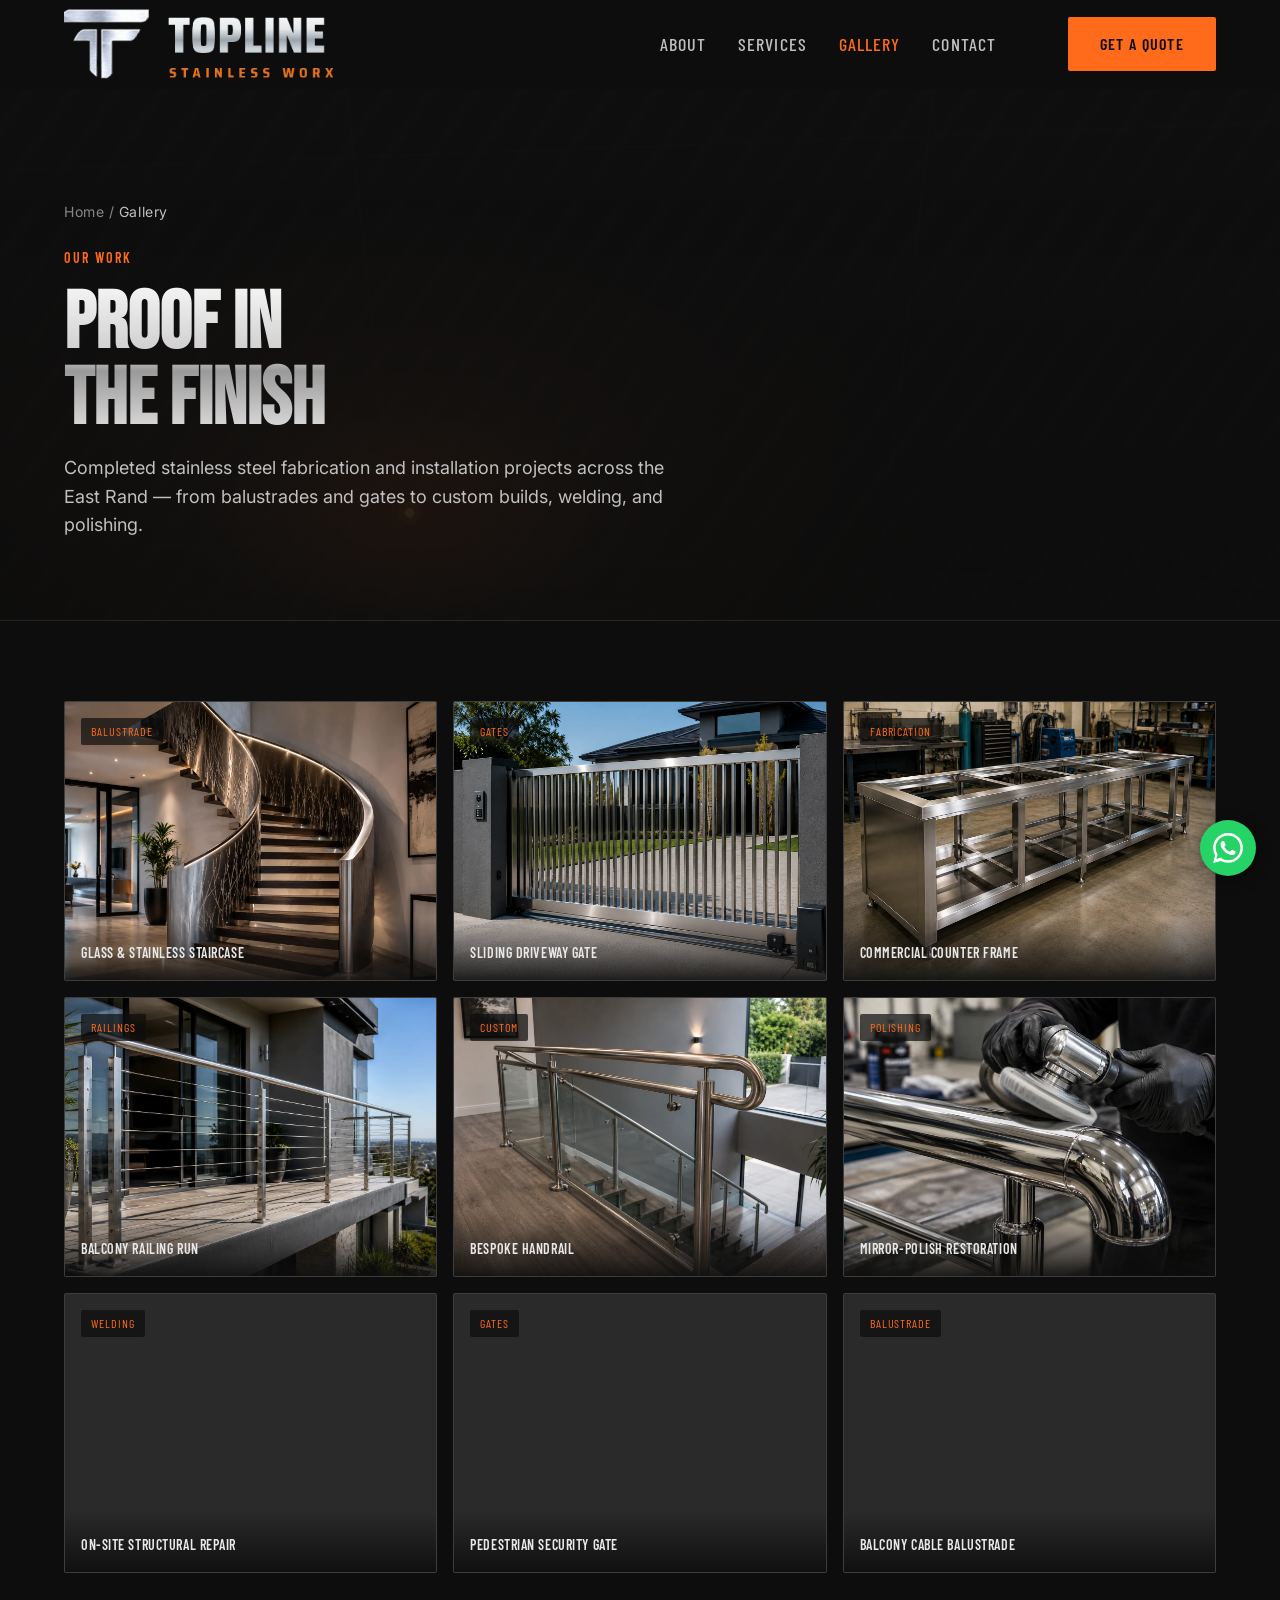
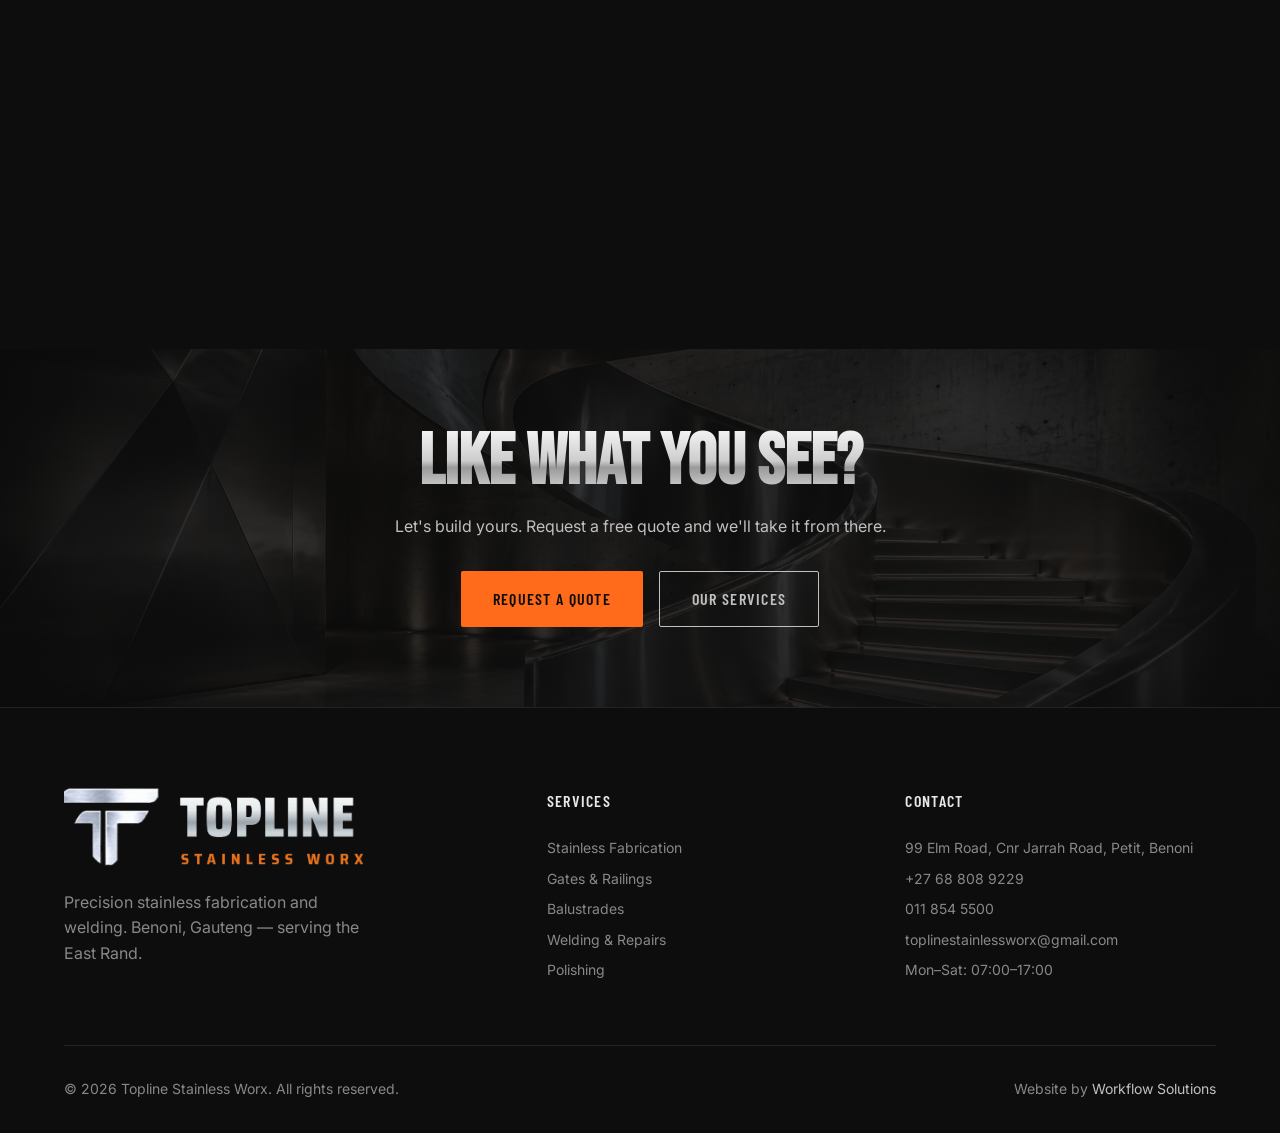
<file: gallery.html>
<!DOCTYPE html>
<html lang="en">
<head>
  <meta charset="UTF-8">
  <meta name="viewport" content="width=device-width, initial-scale=1.0">
  <!-- Google tag (gtag.js) -->
  <script async src="https://www.googletagmanager.com/gtag/js?id=G-5109R4FDDX"></script>
  <script>
    window.dataLayer = window.dataLayer || [];
    function gtag(){dataLayer.push(arguments);}
    gtag('js', new Date());
    gtag('config', 'G-5109R4FDDX');
  </script>
  <title>Our Work — Stainless Steel Projects Gauteng | Topline Stainless Worx</title>
  <meta name="description" content="Browse completed stainless steel fabrication and installation projects by Topline Stainless Worx. Residential and commercial work across the East Rand, Gauteng.">
  <link rel="canonical" href="https://www.toplinestainlessworx.co.za/gallery.html">
  <meta property="og:title" content="Our Work — Stainless Steel Projects Gauteng | Topline Stainless Worx">
  <meta property="og:description" content="Browse completed stainless steel fabrication and installation projects by Topline Stainless Worx. Residential and commercial work across the East Rand, Gauteng.">
  <meta property="og:url" content="https://www.toplinestainlessworx.co.za/gallery.html">
  <meta property="og:type" content="website">
  <meta property="og:site_name" content="Topline Stainless Worx">
  <meta property="og:image" content="https://www.toplinestainlessworx.co.za/assets/images/gallery/stainless-gate.webp">
  <meta name="twitter:card" content="summary_large_image">
  <meta name="twitter:title" content="Our Work — Stainless Steel Projects Gauteng | Topline Stainless Worx">
  <meta name="twitter:description" content="Browse completed stainless steel fabrication and installation projects by Topline Stainless Worx. Residential and commercial work across the East Rand, Gauteng.">
  <meta name="twitter:image" content="https://www.toplinestainlessworx.co.za/assets/images/gallery/stainless-gate.webp">
  <link rel="icon" type="image/png" href="/assets/favicon/topline-favicon.png">
  <link rel="apple-touch-icon" href="/assets/favicon/topline-favicon.png">
  <link rel="preconnect" href="https://fonts.googleapis.com">
  <link rel="preconnect" href="https://fonts.gstatic.com" crossorigin>
  <link href="https://fonts.googleapis.com/css2?family=Bebas+Neue&family=Barlow+Condensed:wght@500;600;700&family=Inter:wght@400;500&display=swap" rel="stylesheet">
  <link rel="stylesheet" href="/css/style.css">
</head>
<body>
  <a href="#main" class="skip-link">Skip to content</a>

  <header class="site-header">
    <nav class="nav container" aria-label="Primary">
      <a href="/" class="nav__logo" aria-label="Topline Stainless Worx — home">
        <img src="/assets/logo/topline-lockup.webp" alt="Topline Stainless Worx" height="70" width="269" style="height:70px;width:auto">
      </a>
      <ul class="nav__links">
        <li><a href="/about.html" class="nav__link">About</a></li>
        <li><a href="/services.html" class="nav__link">Services</a></li>
        <li><a href="/gallery.html" class="nav__link is-active" aria-current="page">Gallery</a></li>
        <li><a href="/contact.html" class="nav__link">Contact</a></li>
        <li><a href="/contact.html" class="btn btn--primary">Get a Quote</a></li>
      </ul>
      <a href="/contact.html" class="btn btn--primary">Get a Quote</a>
      <button class="nav__hamburger" aria-label="Open menu" aria-expanded="false">
        <span></span><span></span><span></span>
      </button>
    </nav>
  </header>

  <main id="main">

    <section class="page-hero">
      <div class="container">
        <nav class="breadcrumb" aria-label="Breadcrumb">
          <a href="/">Home</a> / <span>Gallery</span>
        </nav>
        <span class="page-hero__eyebrow">Our Work</span>
        <h1 class="page-hero__title">Proof in<br>the finish</h1>
        <p class="page-hero__sub">Completed stainless steel fabrication and installation projects across the East Rand — from balustrades and gates to custom builds, welding, and polishing.</p>
      </div>
    </section>

    <section class="section section--dark">
      <div class="container">
        <div class="gallery-grid">
          <div class="gallery-item animate-on-scroll"><img src="/assets/images/gallery/stainless-staircase.webp" alt="Glass and stainless steel staircase balustrade" width="800" height="600" loading="lazy" decoding="async"><span class="gallery-item__tag">Balustrade</span><span class="gallery-item__caption">Glass &amp; stainless staircase</span></div>
          <div class="gallery-item animate-on-scroll"><img src="/assets/images/homepage/Gate.webp" alt="Stainless steel sliding driveway gate" width="800" height="600" loading="lazy" decoding="async"><span class="gallery-item__tag">Gates</span><span class="gallery-item__caption">Sliding driveway gate</span></div>
          <div class="gallery-item animate-on-scroll"><img src="/assets/images/homepage/Table.webp" alt="Commercial stainless steel counter frame" width="800" height="600" loading="lazy" decoding="async"><span class="gallery-item__tag">Fabrication</span><span class="gallery-item__caption">Commercial counter frame</span></div>
          <div class="gallery-item animate-on-scroll"><img src="/assets/images/gallery/balcony-railings.webp" alt="Stainless steel balcony railing run" width="800" height="600" loading="lazy" decoding="async"><span class="gallery-item__tag">Railings</span><span class="gallery-item__caption">Balcony railing run</span></div>
          <div class="gallery-item animate-on-scroll"><img src="/assets/images/homepage/Custom.webp" alt="Bespoke custom stainless steel handrail" width="800" height="600" loading="lazy" decoding="async"><span class="gallery-item__tag">Custom</span><span class="gallery-item__caption">Bespoke handrail</span></div>
          <div class="gallery-item animate-on-scroll"><img src="/assets/images/homepage/Polishing.webp" alt="Mirror-polish stainless steel restoration" width="800" height="600" loading="lazy" decoding="async"><span class="gallery-item__tag">Polishing</span><span class="gallery-item__caption">Mirror-polish restoration</span></div>
          <div class="gallery-item animate-on-scroll"><img src="/assets/images/gallery/stainless-welder.webp" alt="On-site structural stainless steel welding repair" width="800" height="600" loading="lazy" decoding="async"><span class="gallery-item__tag">Welding</span><span class="gallery-item__caption">On-site structural repair</span></div>
          <div class="gallery-item animate-on-scroll"><img src="/assets/images/gallery/stainless-gate.webp" alt="Stainless steel pedestrian security gate" width="800" height="600" loading="lazy" decoding="async"><span class="gallery-item__tag">Gates</span><span class="gallery-item__caption">Pedestrian security gate</span></div>
          <div class="gallery-item animate-on-scroll"><img src="/assets/images/services/balustrades.webp" alt="Balcony cable balustrade in stainless steel" width="800" height="600" loading="lazy" decoding="async"><span class="gallery-item__tag">Balustrade</span><span class="gallery-item__caption">Balcony cable balustrade</span></div>
          <div class="gallery-item animate-on-scroll"><img src="/assets/images/gallery/stainless-fabrication.webp" alt="Industrial stainless steel component build" width="800" height="600" loading="lazy" decoding="async"><span class="gallery-item__tag">Fabrication</span><span class="gallery-item__caption">Industrial component build</span></div>
          <div class="gallery-item animate-on-scroll"><img src="/assets/images/gallery/home-ornament.webp" alt="Architectural stainless steel feature piece" width="800" height="600" loading="lazy" decoding="async"><span class="gallery-item__tag">Custom</span><span class="gallery-item__caption">Architectural feature piece</span></div>
          <div class="gallery-item animate-on-scroll"><img src="/assets/images/homepage/Balcony.webp" alt="Stainless steel patio and deck railing" width="800" height="600" loading="lazy" decoding="async"><span class="gallery-item__tag">Railings</span><span class="gallery-item__caption">Patio &amp; deck railing</span></div>
        </div>
      </div>
    </section>

    <section class="section cta-strip cta-strip--photo" style="background-image:url('/assets/images/cta-strip/stainless-staircase.webp')">
      <div class="container">
        <h2 class="cta-strip__title animate-on-scroll">Like what you see?</h2>
        <p class="cta-strip__sub animate-on-scroll">Let's build yours. Request a free quote and we'll take it from there.</p>
        <div class="cta-strip__actions animate-on-scroll">
          <a href="/contact.html" class="btn btn--primary">Request a Quote</a>
          <a href="/services.html" class="btn btn--ghost">Our Services</a>
        </div>
      </div>
    </section>

  </main>

  <footer class="footer">
    <div class="container">
      <div class="footer__grid">
        <div class="footer__brand">
          <img src="/assets/logo/topline-lockup.webp" alt="Topline Stainless Worx" height="78" width="299" style="height:78px;width:auto">
          <p>Precision stainless fabrication and welding. Benoni, Gauteng — serving the East Rand.</p>
        </div>
        <div class="footer__col">
          <h4 class="footer__heading">Services</h4>
          <ul class="footer__links">
            <li><a href="/services.html#fabrication">Stainless Fabrication</a></li>
            <li><a href="/services.html#gates">Gates &amp; Railings</a></li>
            <li><a href="/services.html#balustrades">Balustrades</a></li>
            <li><a href="/services.html#welding">Welding &amp; Repairs</a></li>
            <li><a href="/services.html#polishing">Polishing</a></li>
          </ul>
        </div>
        <div class="footer__col">
          <h4 class="footer__heading">Contact</h4>
          <ul class="footer__links">
            <li>99 Elm Road, Cnr Jarrah Road, Petit, Benoni</li>
            <li><a href="tel:+27688089229">+27 68 808 9229</a></li>
            <li><a href="tel:+27118545500">011 854 5500</a></li>
            <li><a href="mailto:toplinestainlessworx@gmail.com">toplinestainlessworx@gmail.com</a></li>
            <li>Mon–Sat: 07:00–17:00</li>
          </ul>
        </div>
      </div>
      <div class="footer__bottom">
        <p>&copy; <span id="footer-year">2026</span> Topline Stainless Worx. All rights reserved.</p>
        <p>Website by <a href="https://workflowsolutions.co.za" target="_blank" rel="noopener noreferrer">Workflow Solutions</a></p>
      </div>
    </div>
  </footer>

  <a class="whatsapp-float" href="https://wa.me/27688089229" target="_blank" rel="noopener noreferrer" aria-label="Chat with us on WhatsApp">
    <svg viewBox="0 0 24 24" aria-hidden="true"><path d="M.057 24l1.687-6.163a11.867 11.867 0 01-1.587-5.945C.16 5.335 5.495 0 12.05 0a11.817 11.817 0 018.413 3.488 11.824 11.824 0 013.48 8.414c-.003 6.557-5.338 11.892-11.893 11.892a11.9 11.9 0 01-5.688-1.448L.057 24zm6.597-3.807c1.676.995 3.276 1.591 5.392 1.592 5.448 0 9.886-4.434 9.889-9.885.002-5.462-4.415-9.89-9.881-9.892-5.452 0-9.887 4.434-9.889 9.884a9.86 9.86 0 001.51 5.26l-.999 3.648 3.978-1.207zm11.387-5.464c-.074-.124-.272-.198-.57-.347-.297-.149-1.758-.868-2.031-.967-.272-.099-.47-.149-.669.149-.198.297-.768.967-.941 1.165-.173.198-.347.223-.644.074-.297-.149-1.255-.462-2.39-1.475-.883-.788-1.48-1.761-1.653-2.059-.173-.297-.018-.458.13-.606.134-.133.297-.347.446-.521.151-.172.2-.296.3-.495.099-.198.05-.372-.025-.521-.075-.148-.669-1.611-.916-2.206-.242-.579-.487-.501-.669-.51l-.57-.01c-.198 0-.52.074-.792.372s-1.04 1.016-1.04 2.479 1.065 2.876 1.213 3.074c.149.198 2.095 3.2 5.076 4.487.709.306 1.263.489 1.694.626.712.226 1.36.194 1.872.118.571-.085 1.758-.719 2.006-1.413.248-.695.248-1.29.173-1.414z"/></svg>
  </a>

  <script src="/js/main.js" defer></script>
</body>
</html>
</file>
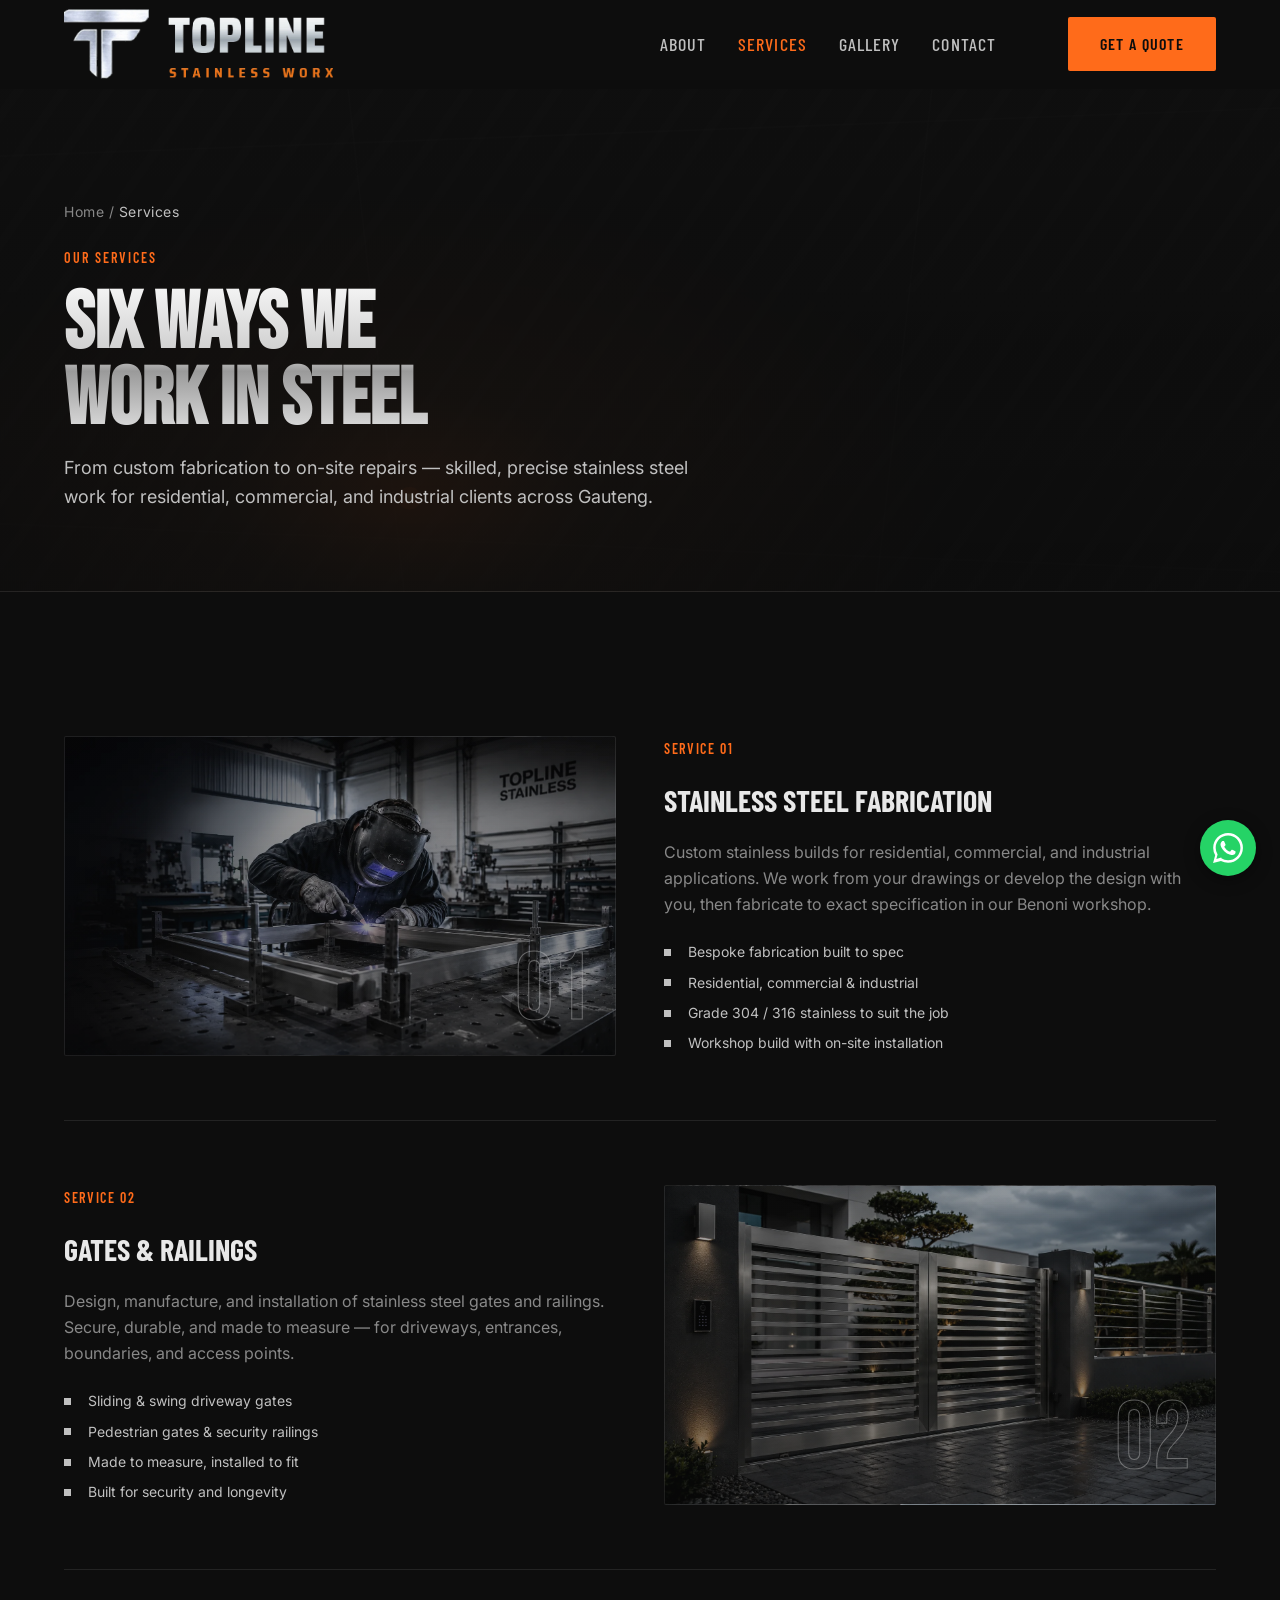
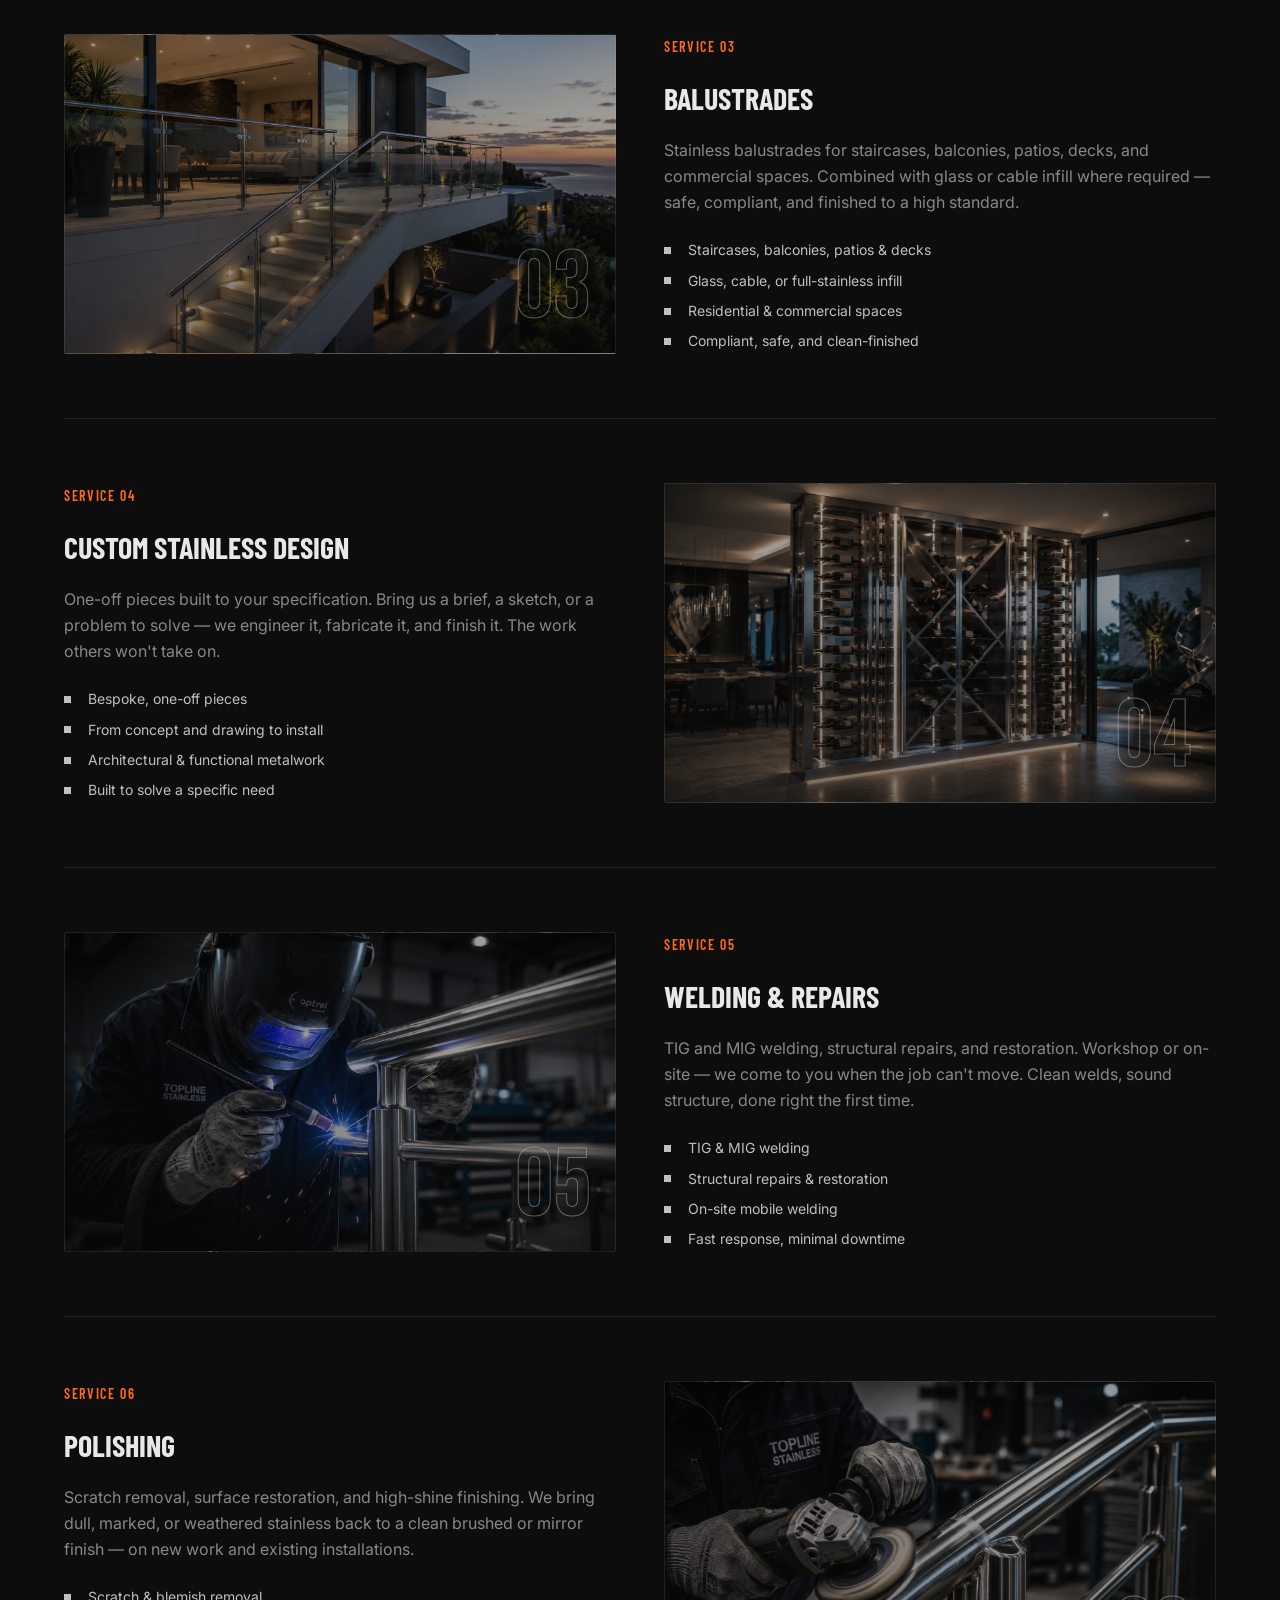
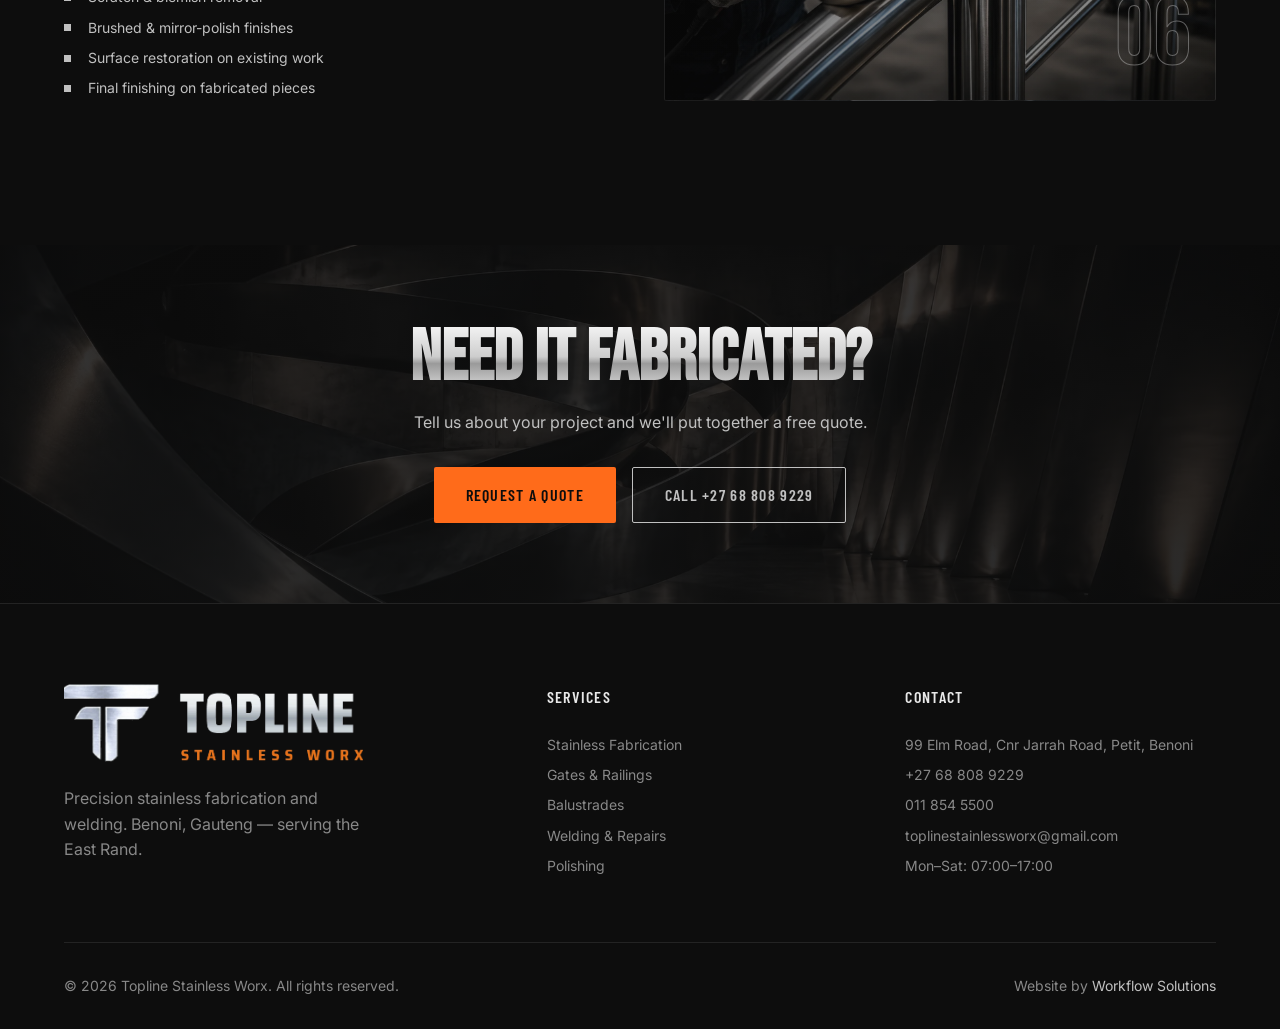
<file: services.html>
<!DOCTYPE html>
<html lang="en">
<head>
  <meta charset="UTF-8">
  <meta name="viewport" content="width=device-width, initial-scale=1.0">
  <!-- Google tag (gtag.js) -->
  <script async src="https://www.googletagmanager.com/gtag/js?id=G-5109R4FDDX"></script>
  <script>
    window.dataLayer = window.dataLayer || [];
    function gtag(){dataLayer.push(arguments);}
    gtag('js', new Date());
    gtag('config', 'G-5109R4FDDX');
  </script>
  <title>Stainless Steel Services — Fabrication, Welding, Balustrades | Topline Stainless Worx</title>
  <meta name="description" content="Explore our full range of stainless steel services: custom fabrication, TIG/MIG welding, gates and railings, balustrades, polishing, and on-site repairs. Benoni, Gauteng.">
  <link rel="canonical" href="https://www.toplinestainlessworx.co.za/services.html">
  <meta property="og:title" content="Stainless Steel Services — Fabrication, Welding, Balustrades | Topline Stainless Worx">
  <meta property="og:description" content="Explore our full range of stainless steel services: custom fabrication, TIG/MIG welding, gates and railings, balustrades, polishing, and on-site repairs. Benoni, Gauteng.">
  <meta property="og:url" content="https://www.toplinestainlessworx.co.za/services.html">
  <meta property="og:type" content="website">
  <meta property="og:site_name" content="Topline Stainless Worx">
  <meta property="og:image" content="https://www.toplinestainlessworx.co.za/assets/images/services/balustrades.webp">
  <meta name="twitter:card" content="summary_large_image">
  <meta name="twitter:title" content="Stainless Steel Services — Fabrication, Welding, Balustrades | Topline Stainless Worx">
  <meta name="twitter:description" content="Explore our full range of stainless steel services: custom fabrication, TIG/MIG welding, gates and railings, balustrades, polishing, and on-site repairs. Benoni, Gauteng.">
  <meta name="twitter:image" content="https://www.toplinestainlessworx.co.za/assets/images/services/balustrades.webp">
  <link rel="icon" type="image/png" href="/assets/favicon/topline-favicon.png">
  <link rel="apple-touch-icon" href="/assets/favicon/topline-favicon.png">
  <link rel="preconnect" href="https://fonts.googleapis.com">
  <link rel="preconnect" href="https://fonts.gstatic.com" crossorigin>
  <link href="https://fonts.googleapis.com/css2?family=Bebas+Neue&family=Barlow+Condensed:wght@500;600;700&family=Inter:wght@400;500&display=swap" rel="stylesheet">
  <link rel="stylesheet" href="/css/style.css">
  <script type="application/ld+json">
  {
    "@context": "https://schema.org",
    "@type": "LocalBusiness",
    "name": "Topline Stainless Worx",
    "url": "https://www.toplinestainlessworx.co.za/services.html",
    "telephone": ["+27688089229", "+27118545500"],
    "email": "toplinestainlessworx@gmail.com",
    "address": {
      "@type": "PostalAddress",
      "streetAddress": "99 Elm Road, Cnr Jarrah Road, Petit",
      "addressLocality": "Benoni",
      "addressRegion": "Gauteng",
      "addressCountry": "ZA"
    },
    "areaServed": "Gauteng",
    "hasOfferCatalog": {
      "@type": "OfferCatalog",
      "name": "Stainless Steel Services",
      "itemListElement": [
        { "@type": "Offer", "itemOffered": { "@type": "Service", "name": "Stainless Steel Fabrication", "description": "Custom stainless builds for residential, commercial, and industrial applications, fabricated to exact specification." } },
        { "@type": "Offer", "itemOffered": { "@type": "Service", "name": "Gates & Railings", "description": "Design, manufacture, and installation of made-to-measure stainless steel gates and railings." } },
        { "@type": "Offer", "itemOffered": { "@type": "Service", "name": "Balustrades", "description": "Stainless balustrades for staircases, balconies, patios, and decks, with glass or cable infill." } },
        { "@type": "Offer", "itemOffered": { "@type": "Service", "name": "Custom Stainless Design", "description": "One-off bespoke stainless pieces engineered, fabricated, and finished to your specification." } },
        { "@type": "Offer", "itemOffered": { "@type": "Service", "name": "Welding & Repairs", "description": "TIG and MIG welding, structural repairs, and restoration — workshop or on-site." } },
        { "@type": "Offer", "itemOffered": { "@type": "Service", "name": "Polishing", "description": "Professional stainless steel polishing and finishing services." } }
      ]
    }
  }
  </script>
</head>
<body>
  <a href="#main" class="skip-link">Skip to content</a>

  <header class="site-header">
    <nav class="nav container" aria-label="Primary">
      <a href="/" class="nav__logo" aria-label="Topline Stainless Worx — home">
        <img src="/assets/logo/topline-lockup.webp" alt="Topline Stainless Worx" height="70" width="269" style="height:70px;width:auto">
      </a>
      <ul class="nav__links">
        <li><a href="/about.html" class="nav__link">About</a></li>
        <li><a href="/services.html" class="nav__link is-active" aria-current="page">Services</a></li>
        <li><a href="/gallery.html" class="nav__link">Gallery</a></li>
        <li><a href="/contact.html" class="nav__link">Contact</a></li>
        <li><a href="/contact.html" class="btn btn--primary">Get a Quote</a></li>
      </ul>
      <a href="/contact.html" class="btn btn--primary">Get a Quote</a>
      <button class="nav__hamburger" aria-label="Open menu" aria-expanded="false">
        <span></span><span></span><span></span>
      </button>
    </nav>
  </header>

  <main id="main">

    <!-- PAGE HERO -->
    <section class="page-hero">
      <div class="container">
        <nav class="breadcrumb" aria-label="Breadcrumb">
          <a href="/">Home</a> / <span>Services</span>
        </nav>
        <span class="page-hero__eyebrow">Our Services</span>
        <h1 class="page-hero__title">Six ways we<br>work in steel</h1>
        <p class="page-hero__sub">From custom fabrication to on-site repairs — skilled, precise stainless steel work for residential, commercial, and industrial clients across Gauteng.</p>
      </div>
    </section>

    <!-- SERVICE DETAILS -->
    <section class="section section--dark">
      <div class="container">

        <article class="service-detail animate-on-scroll" id="fabrication">
          <div class="service-detail__media" aria-hidden="true" style="background-image:linear-gradient(rgba(13,13,13,0.35),rgba(13,13,13,0.55)),url('/assets/images/services/steel-fabrications.webp');background-size:cover;background-position:center"><span class="service-detail__num">01</span></div>
          <div class="service-detail__body-wrap">
            <span class="service-detail__eyebrow">Service 01</span>
            <h2 class="service-detail__title">Stainless Steel Fabrication</h2>
            <p class="service-detail__body">Custom stainless builds for residential, commercial, and industrial applications. We work from your drawings or develop the design with you, then fabricate to exact specification in our Benoni workshop.</p>
            <ul class="service-detail__list">
              <li>Bespoke fabrication built to spec</li>
              <li>Residential, commercial &amp; industrial</li>
              <li>Grade 304 / 316 stainless to suit the job</li>
              <li>Workshop build with on-site installation</li>
            </ul>
          </div>
        </article>

        <article class="service-detail service-detail--reverse animate-on-scroll" id="gates">
          <div class="service-detail__media" aria-hidden="true" style="background-image:linear-gradient(rgba(13,13,13,0.35),rgba(13,13,13,0.55)),url('/assets/images/services/gates.webp');background-size:cover;background-position:center"><span class="service-detail__num">02</span></div>
          <div class="service-detail__body-wrap">
            <span class="service-detail__eyebrow">Service 02</span>
            <h2 class="service-detail__title">Gates &amp; Railings</h2>
            <p class="service-detail__body">Design, manufacture, and installation of stainless steel gates and railings. Secure, durable, and made to measure — for driveways, entrances, boundaries, and access points.</p>
            <ul class="service-detail__list">
              <li>Sliding &amp; swing driveway gates</li>
              <li>Pedestrian gates &amp; security railings</li>
              <li>Made to measure, installed to fit</li>
              <li>Built for security and longevity</li>
            </ul>
          </div>
        </article>

        <article class="service-detail animate-on-scroll" id="balustrades">
          <div class="service-detail__media" aria-hidden="true" style="background-image:linear-gradient(rgba(13,13,13,0.35),rgba(13,13,13,0.55)),url('/assets/images/services/balustrades.webp');background-size:cover;background-position:center"><span class="service-detail__num">03</span></div>
          <div class="service-detail__body-wrap">
            <span class="service-detail__eyebrow">Service 03</span>
            <h2 class="service-detail__title">Balustrades</h2>
            <p class="service-detail__body">Stainless balustrades for staircases, balconies, patios, decks, and commercial spaces. Combined with glass or cable infill where required — safe, compliant, and finished to a high standard.</p>
            <ul class="service-detail__list">
              <li>Staircases, balconies, patios &amp; decks</li>
              <li>Glass, cable, or full-stainless infill</li>
              <li>Residential &amp; commercial spaces</li>
              <li>Compliant, safe, and clean-finished</li>
            </ul>
          </div>
        </article>

        <article class="service-detail service-detail--reverse animate-on-scroll" id="custom">
          <div class="service-detail__media" aria-hidden="true" style="background-image:linear-gradient(rgba(13,13,13,0.35),rgba(13,13,13,0.55)),url('/assets/images/services/custom-stainess.webp');background-size:cover;background-position:center"><span class="service-detail__num">04</span></div>
          <div class="service-detail__body-wrap">
            <span class="service-detail__eyebrow">Service 04</span>
            <h2 class="service-detail__title">Custom Stainless Design</h2>
            <p class="service-detail__body">One-off pieces built to your specification. Bring us a brief, a sketch, or a problem to solve — we engineer it, fabricate it, and finish it. The work others won't take on.</p>
            <ul class="service-detail__list">
              <li>Bespoke, one-off pieces</li>
              <li>From concept and drawing to install</li>
              <li>Architectural &amp; functional metalwork</li>
              <li>Built to solve a specific need</li>
            </ul>
          </div>
        </article>

        <article class="service-detail animate-on-scroll" id="welding">
          <div class="service-detail__media" aria-hidden="true" style="background-image:linear-gradient(rgba(13,13,13,0.35),rgba(13,13,13,0.55)),url('/assets/images/services/welding-repairs.webp');background-size:cover;background-position:center"><span class="service-detail__num">05</span></div>
          <div class="service-detail__body-wrap">
            <span class="service-detail__eyebrow">Service 05</span>
            <h2 class="service-detail__title">Welding &amp; Repairs</h2>
            <p class="service-detail__body">TIG and MIG welding, structural repairs, and restoration. Workshop or on-site — we come to you when the job can't move. Clean welds, sound structure, done right the first time.</p>
            <ul class="service-detail__list">
              <li>TIG &amp; MIG welding</li>
              <li>Structural repairs &amp; restoration</li>
              <li>On-site mobile welding</li>
              <li>Fast response, minimal downtime</li>
            </ul>
          </div>
        </article>

        <article class="service-detail service-detail--reverse animate-on-scroll" id="polishing">
          <div class="service-detail__media" aria-hidden="true" style="background-image:linear-gradient(rgba(13,13,13,0.35),rgba(13,13,13,0.55)),url('/assets/images/services/polishingservice.webp');background-size:cover;background-position:center"><span class="service-detail__num">06</span></div>
          <div class="service-detail__body-wrap">
            <span class="service-detail__eyebrow">Service 06</span>
            <h2 class="service-detail__title">Polishing</h2>
            <p class="service-detail__body">Scratch removal, surface restoration, and high-shine finishing. We bring dull, marked, or weathered stainless back to a clean brushed or mirror finish — on new work and existing installations.</p>
            <ul class="service-detail__list">
              <li>Scratch &amp; blemish removal</li>
              <li>Brushed &amp; mirror-polish finishes</li>
              <li>Surface restoration on existing work</li>
              <li>Final finishing on fabricated pieces</li>
            </ul>
          </div>
        </article>

      </div>
    </section>

    <!-- CTA STRIP -->
    <section class="section cta-strip cta-strip--photo" style="background-image:url('/assets/images/cta-strip/stainless-design.webp')">
      <div class="container">
        <h2 class="cta-strip__title animate-on-scroll">Need it fabricated?</h2>
        <p class="cta-strip__sub animate-on-scroll">Tell us about your project and we'll put together a free quote.</p>
        <div class="cta-strip__actions animate-on-scroll">
          <a href="/contact.html" class="btn btn--primary">Request a Quote</a>
          <a href="tel:+27688089229" class="btn btn--ghost">Call +27 68 808 9229</a>
        </div>
      </div>
    </section>

  </main>

  <footer class="footer">
    <div class="container">
      <div class="footer__grid">
        <div class="footer__brand">
          <img src="/assets/logo/topline-lockup.webp" alt="Topline Stainless Worx" height="78" width="299" style="height:78px;width:auto">
          <p>Precision stainless fabrication and welding. Benoni, Gauteng — serving the East Rand.</p>
        </div>
        <div class="footer__col">
          <h4 class="footer__heading">Services</h4>
          <ul class="footer__links">
            <li><a href="/services.html#fabrication">Stainless Fabrication</a></li>
            <li><a href="/services.html#gates">Gates &amp; Railings</a></li>
            <li><a href="/services.html#balustrades">Balustrades</a></li>
            <li><a href="/services.html#welding">Welding &amp; Repairs</a></li>
            <li><a href="/services.html#polishing">Polishing</a></li>
          </ul>
        </div>
        <div class="footer__col">
          <h4 class="footer__heading">Contact</h4>
          <ul class="footer__links">
            <li>99 Elm Road, Cnr Jarrah Road, Petit, Benoni</li>
            <li><a href="tel:+27688089229">+27 68 808 9229</a></li>
            <li><a href="tel:+27118545500">011 854 5500</a></li>
            <li><a href="mailto:toplinestainlessworx@gmail.com">toplinestainlessworx@gmail.com</a></li>
            <li>Mon–Sat: 07:00–17:00</li>
          </ul>
        </div>
      </div>
      <div class="footer__bottom">
        <p>&copy; <span id="footer-year">2026</span> Topline Stainless Worx. All rights reserved.</p>
        <p>Website by <a href="https://workflowsolutions.co.za" target="_blank" rel="noopener noreferrer">Workflow Solutions</a></p>
      </div>
    </div>
  </footer>

  <a class="whatsapp-float" href="https://wa.me/27688089229" target="_blank" rel="noopener noreferrer" aria-label="Chat with us on WhatsApp">
    <svg viewBox="0 0 24 24" aria-hidden="true"><path d="M.057 24l1.687-6.163a11.867 11.867 0 01-1.587-5.945C.16 5.335 5.495 0 12.05 0a11.817 11.817 0 018.413 3.488 11.824 11.824 0 013.48 8.414c-.003 6.557-5.338 11.892-11.893 11.892a11.9 11.9 0 01-5.688-1.448L.057 24zm6.597-3.807c1.676.995 3.276 1.591 5.392 1.592 5.448 0 9.886-4.434 9.889-9.885.002-5.462-4.415-9.89-9.881-9.892-5.452 0-9.887 4.434-9.889 9.884a9.86 9.86 0 001.51 5.26l-.999 3.648 3.978-1.207zm11.387-5.464c-.074-.124-.272-.198-.57-.347-.297-.149-1.758-.868-2.031-.967-.272-.099-.47-.149-.669.149-.198.297-.768.967-.941 1.165-.173.198-.347.223-.644.074-.297-.149-1.255-.462-2.39-1.475-.883-.788-1.48-1.761-1.653-2.059-.173-.297-.018-.458.13-.606.134-.133.297-.347.446-.521.151-.172.2-.296.3-.495.099-.198.05-.372-.025-.521-.075-.148-.669-1.611-.916-2.206-.242-.579-.487-.501-.669-.51l-.57-.01c-.198 0-.52.074-.792.372s-1.04 1.016-1.04 2.479 1.065 2.876 1.213 3.074c.149.198 2.095 3.2 5.076 4.487.709.306 1.263.489 1.694.626.712.226 1.36.194 1.872.118.571-.085 1.758-.719 2.006-1.413.248-.695.248-1.29.173-1.414z"/></svg>
  </a>

  <script src="/js/main.js" defer></script>
</body>
</html>
</file>
<file: css/style.css>
/* ============================================================
   TOPLINE STAINLESS WORX
   Industrial Precision — Forge Black / Spark Orange
   Build: Workflow Solutions
   ============================================================ */

/* ---------- 1. DESIGN TOKENS ---------- */
:root {
  /* Core palette */
  --color-bg:            #0D0D0D;   /* Forge Black */
  --color-surface:       #1A1A1A;   /* Steel Dark */
  --color-surface-mid:   #2A2A2A;   /* Gunmetal */
  --color-accent:        #C0C0C0;   /* Brushed Silver */
  --color-chrome:        #E8E8E8;   /* Chrome White */
  --color-spark:         #FF6B1A;   /* Spark Orange */
  --color-spark-hover:   #E55A0A;
  --color-muted:         #888888;   /* Steel Grey */
  --color-overlay:       rgba(13,13,13,0.75);

  /* Typography */
  --font-display:  'Bebas Neue', sans-serif;
  --font-heading:  'Barlow Condensed', sans-serif;
  --font-body:     'Inter', sans-serif;

  /* Type scale */
  --text-xs:    0.75rem;
  --text-sm:    0.875rem;
  --text-base:  1rem;
  --text-lg:    1.125rem;
  --text-xl:    1.25rem;
  --text-2xl:   1.5rem;
  --text-3xl:   1.875rem;
  --text-4xl:   2.25rem;
  --text-5xl:   3rem;
  --text-hero:  clamp(4rem, 10vw, 8rem);

  /* Font weights */
  --weight-regular:  400;
  --weight-medium:   500;
  --weight-semibold: 600;
  --weight-bold:     700;

  /* Spacing */
  --space-2:   0.5rem;
  --space-4:   1rem;
  --space-6:   1.5rem;
  --space-8:   2rem;
  --space-12:  3rem;
  --space-16:  4rem;
  --space-20:  5rem;
  --space-24:  6rem;
  --section-py: var(--space-20);

  /* Borders */
  --radius-none: 0px;
  --radius-sm:   2px;
  --border-steel: 1px solid rgba(192,192,192,0.12);
  --border-accent: 4px solid var(--color-spark);

  /* Shadows */
  --shadow-card: 0 2px 16px rgba(0,0,0,0.4);
  --shadow-glow: 0 0 24px rgba(255,107,26,0.15);

  /* Transitions */
  --transition-fast: 150ms ease;
  --transition-base: 250ms ease;

  /* Layout */
  --container-max: 1200px;
  --container-px:  1.5rem;
  --nav-height:    88px;
}

/* ---------- 2. RESET ---------- */
*, *::before, *::after { box-sizing: border-box; }
* { margin: 0; padding: 0; }
html { scroll-behavior: smooth; -webkit-text-size-adjust: 100%; }
body {
  font-family: var(--font-body);
  font-weight: var(--weight-regular);
  font-size: var(--text-base);
  line-height: 1.6;
  color: var(--color-chrome);
  background: var(--color-bg);
  overflow-x: hidden;
  -webkit-font-smoothing: antialiased;
  text-rendering: optimizeLegibility;
}
img { max-width: 100%; height: auto; display: block; }
a { color: inherit; text-decoration: none; }
ul { list-style: none; }
button { font-family: inherit; cursor: pointer; border: none; background: none; color: inherit; }
input, select, textarea { font-family: inherit; font-size: inherit; }

/* Accessibility */
:focus-visible {
  outline: 2px solid var(--color-spark);
  outline-offset: 3px;
}
.skip-link {
  position: absolute;
  left: -999px;
  top: 0;
  z-index: 999;
  background: var(--color-spark);
  color: var(--color-bg);
  padding: var(--space-2) var(--space-4);
  font-family: var(--font-heading);
  font-weight: var(--weight-semibold);
  text-transform: uppercase;
  letter-spacing: 0.08em;
}
.skip-link:focus { left: var(--space-4); top: var(--space-4); }
.sr-only {
  position: absolute; width: 1px; height: 1px; padding: 0; margin: -1px;
  overflow: hidden; clip: rect(0,0,0,0); white-space: nowrap; border: 0;
}

/* ---------- 3. LAYOUT PRIMITIVES ---------- */
.container {
  max-width: var(--container-max);
  margin: 0 auto;
  padding: 0 var(--container-px);
}

.section { padding: var(--section-py) 0; }
.section--dark { background: var(--color-bg); }
.section--mid  { background: var(--color-surface); }
.section + .section { border-top: var(--border-steel); }

.section__header { max-width: 720px; margin-bottom: var(--space-12); }
.section__header--center { margin-left: auto; margin-right: auto; text-align: center; }
.section__eyebrow {
  font-family: var(--font-heading);
  font-size: var(--text-sm);
  font-weight: var(--weight-semibold);
  letter-spacing: 0.12em;
  text-transform: uppercase;
  color: var(--color-spark);
  display: block;
  margin-bottom: var(--space-4);
}
.section__title {
  font-family: var(--font-heading);
  font-size: var(--text-4xl);
  font-weight: var(--weight-bold);
  color: var(--color-chrome);
  text-transform: uppercase;
  letter-spacing: 0.02em;
  line-height: 1.1;
}
.section__lead {
  margin-top: var(--space-4);
  color: var(--color-accent);
  font-size: var(--text-lg);
}

/* ---------- 4. BUTTONS ---------- */
.btn {
  display: inline-flex;
  align-items: center;
  justify-content: center;
  gap: var(--space-2);
  font-family: var(--font-heading);
  font-weight: var(--weight-semibold);
  font-size: var(--text-base);
  text-transform: uppercase;
  letter-spacing: 0.08em;
  border-radius: var(--radius-sm);
  padding: 14px 32px;
  transition: background var(--transition-base), color var(--transition-base),
              transform var(--transition-base), box-shadow var(--transition-base),
              border-color var(--transition-base);
  white-space: nowrap;
}
.btn--primary {
  background: var(--color-spark);
  color: var(--color-bg);
}
.btn--primary:hover {
  background: var(--color-spark-hover);
  transform: translateY(-2px);
  box-shadow: var(--shadow-glow);
}
.btn--ghost {
  background: transparent;
  border: 1px solid var(--color-accent);
  color: var(--color-accent);
}
.btn--ghost:hover {
  border-color: var(--color-spark);
  color: var(--color-spark);
}
.btn--block { width: 100%; }

/* ---------- 4b. ANNOUNCEMENT TICKER ---------- */
.ticker {
  background: var(--color-spark);
  color: var(--color-bg);
  overflow: hidden;
  position: relative;
}
.ticker__track {
  display: flex;
  width: max-content;
  white-space: nowrap;
  animation: ticker-scroll 36s linear infinite;
  will-change: transform;
}
.ticker:hover .ticker__track { animation-play-state: paused; }
.ticker__group { display: flex; align-items: center; flex-shrink: 0; }
.ticker__item {
  padding: 7px 0;
  font-family: var(--font-heading);
  font-size: var(--text-sm);
  font-weight: var(--weight-semibold);
  letter-spacing: 0.05em;
  text-transform: uppercase;
}
.ticker__item a {
  text-decoration: underline;
  text-underline-offset: 2px;
  text-decoration-thickness: 1px;
  font-weight: var(--weight-bold);
}
.ticker__item a:hover { color: var(--color-surface); }
.ticker__sep { margin: 0 var(--space-8); opacity: 0.55; }
@keyframes ticker-scroll {
  from { transform: translateX(0); }
  to   { transform: translateX(-50%); }
}
@media (prefers-reduced-motion: reduce) {
  .ticker { overflow-x: auto; }
  .ticker__track { animation: none; }
  .ticker__group + .ticker__group { display: none; }
}

/* ---------- 5. NAVIGATION ---------- */
.site-header {
  position: sticky;
  top: 0;
  z-index: 100;
  background: var(--color-bg);
  border-bottom: 1px solid transparent;
  transition: border-color var(--transition-base);
}
.site-header.is-scrolled {
  border-bottom: 1px solid rgba(192,192,192,0.15);
}
.nav {
  display: flex;
  align-items: center;
  justify-content: space-between;
  height: var(--nav-height);
  gap: var(--space-6);
}
.nav__logo { display: flex; align-items: center; flex-shrink: 0; }
.nav__logo img { height: 44px; width: auto; }
.nav__links {
  display: flex;
  align-items: center;
  gap: var(--space-8);
  margin-left: auto;
}
.nav__link {
  font-family: var(--font-heading);
  font-weight: var(--weight-medium);
  font-size: var(--text-lg);
  text-transform: uppercase;
  letter-spacing: 0.06em;
  color: var(--color-accent);
  transition: color var(--transition-fast);
}
.nav__link:hover { color: var(--color-chrome); }
.nav__link.is-active { color: var(--color-spark); }
.nav .btn { margin-left: var(--space-4); }
/* In-drawer quote button: hidden on desktop (standalone nav button used instead) */
.nav__links .btn { display: none; }

.nav__hamburger {
  display: none;
  flex-direction: column;
  justify-content: center;
  gap: 5px;
  width: 44px;
  height: 44px;
  padding: 10px;
}
.nav__hamburger span {
  display: block;
  height: 2px;
  width: 100%;
  background: var(--color-chrome);
  transition: transform var(--transition-base), opacity var(--transition-base);
}
.nav__hamburger.is-open span:nth-child(1) { transform: translateY(7px) rotate(45deg); }
.nav__hamburger.is-open span:nth-child(2) { opacity: 0; }
.nav__hamburger.is-open span:nth-child(3) { transform: translateY(-7px) rotate(-45deg); }

/* ---------- 6. HERO ---------- */
.hero {
  position: relative;
  overflow: hidden;
  min-height: calc(100vh - var(--nav-height));
  background: var(--color-bg);
  display: flex;
  align-items: center;
}

/* Looping photo background (crossfade welder 1 ⇄ welder 2) */
.hero__bg {
  position: absolute;
  inset: 0;
  z-index: 0;
  overflow: hidden;
}
.hero__slide {
  position: absolute;
  inset: 0;
  background-size: cover;
  background-position: center;
  opacity: 0;
  /* slow ken-burns drift + staggered 3-way crossfade (24s cycle, 8s each) */
  animation:
    hero-kenburns 24s ease-in-out infinite alternate,
    hero-crossfade 24s ease-in-out infinite;
}
.hero__slide--1 {
  background-image: url('/assets/images/homepage/hero-welder-1.webp');
  animation-delay: 0s, 0s;
}
.hero__slide--2 {
  background-image: url('/assets/images/homepage/hero-welder-2.webp');
  animation-delay: 0s, -8s;
}
.hero__slide--3 {
  background-image: url('/assets/images/homepage/hero-pic3.webp');
  animation-delay: 0s, -16s;
}
/* Dark wash for legibility — keeps the black-primary feel and the
   silver headline readable over the photos, heaviest on the left
   where the hero copy sits. */
.hero__bg::after {
  content: "";
  position: absolute;
  inset: 0;
  background:
    linear-gradient(90deg, rgba(13,13,13,0.92) 0%, rgba(13,13,13,0.72) 45%, rgba(13,13,13,0.50) 100%),
    linear-gradient(180deg, rgba(13,13,13,0.55) 0%, rgba(13,13,13,0.35) 50%, rgba(13,13,13,0.80) 100%);
}
@keyframes hero-crossfade {
  0%               { opacity: 1; }
  25%              { opacity: 1; }
  33.333%          { opacity: 0; }
  91.666%          { opacity: 0; }
  100%             { opacity: 1; }
}
@keyframes hero-kenburns {
  from { transform: scale(1.06) translate3d(0, 0, 0); }
  to   { transform: scale(1.14) translate3d(-1.5%, -1.5%, 0); }
}
@media (prefers-reduced-motion: reduce) {
  .hero__slide { animation: none; opacity: 0; }
  .hero__slide--1 { opacity: 1; } /* show a single still frame */
}

#hero-canvas {
  position: absolute;
  top: 0; left: 0;
  width: 100%; height: 100%;
  z-index: 1;
  pointer-events: none;
}
.hero__content {
  position: relative;
  z-index: 2;
  max-width: 860px;
  /* Vertical only — keep the horizontal padding inherited from .container so
     the hero copy never sits flush against the viewport edge on narrow screens. */
  padding-top: var(--space-16);
  padding-bottom: var(--space-16);
}
.hero__logo {
  width: 180px;
  height: 190px;
  margin: 0 auto var(--space-8);
  perspective: 1100px;
}
.hero__logo img {
  width: 100%;
  height: 100%;
  object-fit: contain;
  /* Pendulum swing: turns left to edge-on, bounces, turns right — stays within 180° */
  animation: hero-logo-swing 5s ease-in-out infinite alternate;
}
@keyframes hero-logo-swing {
  from { transform: rotateY(-55deg); }
  to   { transform: rotateY(55deg); }
}
@media (prefers-reduced-motion: reduce) {
  .hero__logo img { animation: none; }
}
.hero__eyebrow {
  font-family: var(--font-heading);
  font-weight: var(--weight-semibold);
  font-size: var(--text-lg);
  text-transform: uppercase;
  letter-spacing: 0.18em;
  color: var(--color-spark);
  margin-bottom: var(--space-6);
}
.hero__title {
  font-family: var(--font-display);
  font-weight: var(--weight-regular);
  font-size: var(--text-hero);
  line-height: 0.92;
  letter-spacing: 0.01em;
  color: var(--color-chrome);
  text-transform: uppercase;
}
.hero__title em {
  font-style: normal;
  /* brighter brushed highlight — the "polished" line of the headline */
  background: linear-gradient(180deg, #ffffff 0%, #d6d6d6 50%, #ffffff 100%);
  -webkit-background-clip: text; background-clip: text;
  -webkit-text-fill-color: transparent; color: var(--color-chrome);
}

/* Polish gleam on the final "T": a highlight runs up the stem and
   finishes with a bright stainless sparkle at the top-right of the crossbar.
   Kept small so the T itself stays fully visible. */
.hero__glint {
  position: relative;
  /* Re-apply the headline's brushed gradient: positioning this span puts it on
     its own paint layer, so the parent's background-clip:text no longer fills
     the "T". Without this the letter renders transparent (invisible). */
  background: linear-gradient(180deg, #ffffff 0%, #d6d6d6 50%, #ffffff 100%);
  -webkit-background-clip: text; background-clip: text;
  -webkit-text-fill-color: transparent; color: var(--color-chrome);
}
/* the gleam travelling up the stem of the T */
.hero__glint::before {
  content: "";
  position: absolute;
  left: 50%;
  bottom: 0;
  width: 0.09em;
  height: 0.26em;
  transform: translateX(-50%);
  border-radius: 0.06em;
  /* cool stainless-white highlight */
  background: linear-gradient(180deg, rgba(255,255,255,0.98) 0%, rgba(220,238,255,0.4) 60%, rgba(220,238,255,0) 100%);
  filter: blur(0.4px) drop-shadow(0 0 4px rgba(225,242,255,0.9));
  opacity: 0;
  pointer-events: none;
  animation: hero-glint-run 4.4s ease-in-out infinite;
}
/* the stainless sparkle that pops at the top-right tip of the crossbar */
.hero__glint-spark {
  position: absolute;
  top: -0.03em;
  right: -0.05em;
  width: 0.3em;
  height: 0.3em;
  pointer-events: none;
  /* bright white core fading to a cool stainless blue-silver */
  background: radial-gradient(circle, #ffffff 0%, #eaf5ff 38%, rgba(190,220,255,0) 72%);
  clip-path: polygon(50% 0%, 58% 42%, 100% 50%, 58% 58%, 50% 100%, 42% 58%, 0% 50%, 42% 42%);
  filter:
    drop-shadow(0 0 4px rgba(230,244,255,0.95))
    drop-shadow(0 0 9px rgba(180,215,255,0.65));
  transform: translateZ(0) scale(0) rotate(0deg);
  opacity: 0;
  animation: hero-glint-pop 4.4s ease-in-out infinite;
}
/* gleam climbs from the baseline to the top of the stem */
@keyframes hero-glint-run {
  0%        { bottom: 0;       opacity: 0; }
  8%        { opacity: 0.95; }
  40%       { bottom: 0.62em;  opacity: 1; }
  48%, 100% { bottom: 0.7em;   opacity: 0; }
}
/* sparkle flashes as the gleam reaches the top-right tip, then fades */
@keyframes hero-glint-pop {
  0%, 40%   { transform: scale(0)    rotate(0deg);  opacity: 0; }
  50%       { transform: scale(1.1)  rotate(35deg); opacity: 1; }
  62%       { transform: scale(0.65) rotate(70deg); opacity: 0.85; }
  74%, 100% { transform: scale(0)    rotate(90deg); opacity: 0; }
}
@media (prefers-reduced-motion: reduce) {
  .hero__glint::before { animation: none; opacity: 0; }
  .hero__glint-spark { animation: none; opacity: 0.95; transform: scale(0.9); }
}
.hero__sub {
  margin-top: var(--space-6);
  max-width: 560px;
  font-size: var(--text-lg);
  color: var(--color-accent);
}
.hero__actions {
  margin-top: var(--space-8);
  display: flex;
  flex-wrap: wrap;
  gap: var(--space-4);
}

/* Page hero (interior pages) */
.page-hero {
  position: relative;
  background:
    linear-gradient(rgba(13,13,13,0.80), rgba(13,13,13,0.90)),
    url('/assets/images/hero-welding.svg');
  background-size: cover;
  background-position: center;
  padding: calc(var(--space-20) + var(--space-8)) 0 var(--space-20);
  border-bottom: var(--border-steel);
}
.page-hero__eyebrow {
  font-family: var(--font-heading);
  font-weight: var(--weight-semibold);
  font-size: var(--text-sm);
  text-transform: uppercase;
  letter-spacing: 0.14em;
  color: var(--color-spark);
  display: block;
  margin-bottom: var(--space-4);
}
.page-hero__title {
  font-family: var(--font-display);
  font-size: clamp(3rem, 7vw, 5rem);
  line-height: 0.95;
  text-transform: uppercase;
  color: var(--color-chrome);
}
.page-hero__sub {
  margin-top: var(--space-4);
  max-width: 640px;
  color: var(--color-accent);
  font-size: var(--text-lg);
}
.breadcrumb {
  margin-bottom: var(--space-6);
  font-size: var(--text-sm);
  color: var(--color-muted);
  letter-spacing: 0.04em;
}
.breadcrumb a:hover { color: var(--color-spark); }
.breadcrumb span { color: var(--color-accent); }

/* ---------- 7. TRUST BAR ---------- */
.trust-bar { background: var(--color-surface); border-top: var(--border-steel); border-bottom: var(--border-steel); }
.trust-bar__grid {
  display: grid;
  grid-template-columns: repeat(4, 1fr);
}
.trust-bar__item {
  padding: var(--space-8) var(--space-6);
  text-align: center;
  border-left: var(--border-steel);
}
.trust-bar__item:first-child { border-left: none; }
.trust-bar__value {
  font-family: var(--font-heading);
  font-weight: var(--weight-bold);
  font-size: var(--text-xl);
  text-transform: uppercase;
  letter-spacing: 0.03em;
  color: var(--color-chrome);
}
.trust-bar__label {
  margin-top: var(--space-2);
  font-size: var(--text-sm);
  color: var(--color-muted);
}

/* ---------- 8. SERVICE CARDS ---------- */
.grid-3 {
  display: grid;
  grid-template-columns: repeat(3, 1fr);
  gap: var(--space-6);
}
.service-card {
  position: relative;
  overflow: hidden;
  background: var(--color-surface);
  border-left: var(--border-accent);
  padding: var(--space-8);
  border-radius: var(--radius-sm);
  box-shadow: var(--shadow-card);
  transition: background var(--transition-base), box-shadow var(--transition-base);
  display: flex;
  flex-direction: column;
}
.service-card:hover {
  background: var(--color-surface-mid);
  box-shadow: var(--shadow-glow);
}
.service-card__icon {
  width: 48px; height: 48px;
  color: var(--color-accent);
  margin-bottom: var(--space-6);
}
.service-card__icon svg { width: 100%; height: 100%; }
.service-card__title {
  font-family: var(--font-heading);
  font-weight: var(--weight-semibold);
  font-size: var(--text-2xl);
  text-transform: uppercase;
  letter-spacing: 0.02em;
  color: var(--color-chrome);
  margin-bottom: var(--space-4);
}
.service-card__body { color: var(--color-muted); font-size: var(--text-base); margin-bottom: var(--space-6); }
.service-card__link {
  margin-top: auto;
  font-family: var(--font-heading);
  font-weight: var(--weight-semibold);
  text-transform: uppercase;
  letter-spacing: 0.06em;
  color: var(--color-spark);
  transition: gap var(--transition-fast);
}
.service-card__link:hover { color: var(--color-spark-hover); }

/* Border shine effect */
.service-card::after {
  content: '';
  position: absolute;
  top: -40%;
  left: 0;
  width: 4px;
  height: 40%;
  background: linear-gradient(
    to bottom,
    transparent 0%,
    rgba(255, 200, 100, 0.9) 40%,
    rgba(255, 107, 26, 1) 50%,
    rgba(255, 200, 100, 0.9) 60%,
    transparent 100%
  );
  opacity: 0;
  transition: opacity 100ms ease;
}
.service-card:hover::after {
  opacity: 1;
  animation: borderShine 600ms ease forwards;
}
@keyframes borderShine {
  0%   { top: -40%; }
  100% { top: 140%; }
}

/* ---------- 9. ABOUT STRIP (split) ---------- */
.split {
  display: grid;
  grid-template-columns: 1fr 1fr;
  align-items: stretch;
  gap: 0;
}
.split--reverse .split__media { order: 2; }
.split__media {
  position: relative;
  min-height: 420px;
  background-size: cover;
  background-position: center;
}
.split__media::after {
  content: '';
  position: absolute; inset: 0;
  background: linear-gradient(120deg, rgba(13,13,13,0.55), rgba(13,13,13,0.15));
}
.split__body {
  padding: var(--space-16) var(--space-12);
  display: flex;
  flex-direction: column;
  justify-content: center;
  background: var(--color-surface);
}
.split__body p { color: var(--color-muted); margin-bottom: var(--space-4); }
.split__body p:last-of-type { margin-bottom: var(--space-8); }
.split__actions { margin-top: var(--space-4); }

/* ---------- 10. WHY CHOOSE / FEATURE TILES ---------- */
.grid-4 {
  display: grid;
  grid-template-columns: repeat(4, 1fr);
  gap: var(--space-6);
}
.feature-tile {
  background: var(--color-surface);
  border: var(--border-steel);
  border-top: 2px solid rgba(192,192,192,0.35);
  padding: var(--space-8) var(--space-6);
  border-radius: var(--radius-sm);
  transition: background var(--transition-base), transform var(--transition-base), border-color var(--transition-base);
}
.feature-tile:hover { background: var(--color-surface-mid); transform: translateY(-3px); border-top-color: var(--color-spark); }
.feature-tile__icon { width: 40px; height: 40px; color: var(--color-accent); margin-bottom: var(--space-6); transition: color var(--transition-base); }
.feature-tile:hover .feature-tile__icon { color: var(--color-spark); }
.feature-tile__icon svg { width: 100%; height: 100%; }
.feature-tile__title {
  font-family: var(--font-heading);
  font-weight: var(--weight-semibold);
  font-size: var(--text-xl);
  text-transform: uppercase;
  letter-spacing: 0.02em;
  color: var(--color-chrome);
  margin-bottom: var(--space-2);
}
.feature-tile__body { color: var(--color-muted); font-size: var(--text-sm); }

/* ---------- 11. GALLERY ---------- */
.gallery-grid {
  display: grid;
  grid-template-columns: repeat(3, 1fr);
  gap: var(--space-4);
}
.gallery-item {
  position: relative;
  overflow: hidden;
  border-radius: var(--radius-sm);
  aspect-ratio: 4 / 3;
  background: var(--color-surface-mid);
  border: var(--border-steel);
}
.gallery-item img {
  width: 100%; height: 100%; object-fit: cover;
  transition: transform var(--transition-base);
}
.gallery-item:hover img { transform: scale(1.06); }
.gallery-item__caption {
  position: absolute;
  left: 0; right: 0; bottom: 0;
  padding: var(--space-6) var(--space-4) var(--space-4);
  background: linear-gradient(to top, rgba(13,13,13,0.9), transparent);
  font-family: var(--font-heading);
  font-weight: var(--weight-semibold);
  text-transform: uppercase;
  letter-spacing: 0.04em;
  font-size: var(--text-sm);
  color: var(--color-chrome);
}
.gallery-item__tag {
  position: absolute;
  top: var(--space-4); left: var(--space-4);
  font-family: var(--font-heading);
  font-size: var(--text-xs);
  text-transform: uppercase;
  letter-spacing: 0.08em;
  color: var(--color-spark);
  background: rgba(13,13,13,0.7);
  padding: 4px 10px;
  border-radius: var(--radius-sm);
}

/* ---------- 12. TESTIMONIALS ---------- */
/* ---- Google reviews summary bar ---- */
.greviews-summary {
  display: flex;
  align-items: center;
  gap: var(--space-6);
  flex-wrap: wrap;
  background: var(--color-surface);
  border: var(--border-steel);
  border-radius: var(--radius-sm);
  padding: var(--space-6) var(--space-8);
  margin-bottom: var(--space-8);
}
.greviews-summary__logo { flex: 0 0 auto; }
.greviews-summary__text { flex: 1 1 auto; min-width: 180px; }
.greviews-summary__title {
  font-family: var(--font-body);
  font-size: var(--text-sm);
  color: var(--color-muted);
  letter-spacing: 0.02em;
}
.greviews-summary__rating { display: flex; align-items: center; gap: var(--space-2); margin: 2px 0; }
.greviews-summary__score {
  font-family: var(--font-display);
  font-size: var(--text-3xl);
  line-height: 1;
  color: var(--color-chrome);
}
.greviews-summary__stars { color: #FBBC05; font-size: var(--text-xl); letter-spacing: 0.05em; }
.greviews-summary__count { font-size: var(--text-sm); color: var(--color-muted); }
.greviews-summary__cta {
  flex: 0 0 auto;
  border: 1px solid var(--color-accent);
  color: var(--color-accent);
  font-family: var(--font-heading);
  font-weight: var(--weight-semibold);
  text-transform: uppercase;
  letter-spacing: 0.04em;
  font-size: var(--text-sm);
  padding: var(--space-2) var(--space-6);
  border-radius: var(--radius-sm);
  transition: color var(--transition-base), border-color var(--transition-base);
}
.greviews-summary__cta:hover { border-color: var(--color-spark); color: var(--color-spark); }

/* ---- Individual Google review cards ---- */
.greview {
  background: var(--color-surface);
  border: var(--border-steel);
  border-radius: var(--radius-sm);
  padding: var(--space-8);
  display: flex;
  flex-direction: column;
}
.greview__head { display: flex; align-items: center; gap: var(--space-4); margin-bottom: var(--space-6); }
.greview__avatar {
  flex: 0 0 auto;
  width: 44px;
  height: 44px;
  border-radius: 50%;
  display: flex;
  align-items: center;
  justify-content: center;
  color: #fff;
  font-family: var(--font-heading);
  font-weight: var(--weight-semibold);
  font-size: var(--text-base);
  letter-spacing: 0.02em;
}
.greview__id { flex: 1 1 auto; min-width: 0; }
.greview__name {
  font-family: var(--font-heading);
  font-weight: var(--weight-semibold);
  color: var(--color-chrome);
  letter-spacing: 0.02em;
}
.greview__meta { font-size: var(--text-sm); color: var(--color-muted); }
.greview__g { flex: 0 0 auto; opacity: 0.9; }
.greview__stars { color: #FBBC05; letter-spacing: 0.1em; margin-bottom: var(--space-4); }
.greview__body { color: var(--color-chrome); margin-bottom: var(--space-6); }
.greview__foot {
  margin-top: auto;
  display: flex;
  align-items: center;
  gap: var(--space-2);
  padding-top: var(--space-4);
  border-top: var(--border-steel);
  font-size: var(--text-sm);
  color: var(--color-muted);
}
.greview__verified { flex: 0 0 auto; }
/* ---------- 13. CTA STRIP ---------- */
.cta-strip {
  position: relative;
  background: var(--color-surface);
  border-top: 2px solid var(--color-spark);
  text-align: center;
}
.cta-strip__title {
  font-family: var(--font-display);
  font-size: clamp(2.5rem, 6vw, 4.5rem);
  line-height: 0.95;
  text-transform: uppercase;
  color: var(--color-chrome);
}
.cta-strip__sub { margin: var(--space-4) auto var(--space-8); max-width: 560px; color: var(--color-accent); }
.cta-strip__actions { display: flex; flex-wrap: wrap; gap: var(--space-4); justify-content: center; }
.cta-strip .container { position: relative; z-index: 1; }

/* --- CTA photo banner: darkened image set per page via inline background-image --- */
.cta-strip--photo {
  background-size: cover;
  background-position: center;
}
/* Override the inherited 1px section divider (.section + .section) — a semi-
   transparent top border let the bright image show through above the overlay.
   Selector specificity (0,2,0) matches that rule and wins on source order. */
.section.cta-strip--photo { border-top: none; }
.cta-strip--photo::before {
  content: "";
  position: absolute;
  inset: 0;
  z-index: 0;
  background: linear-gradient(rgba(13,13,13,0.82), rgba(13,13,13,0.88));
}

/* ---------- 14. SERVICES PAGE — detail rows ---------- */
.service-detail {
  display: grid;
  grid-template-columns: 1fr 1fr;
  gap: var(--space-12);
  align-items: center;
  padding: var(--space-16) 0;
  border-bottom: var(--border-steel);
  scroll-margin-top: calc(var(--nav-height) + var(--space-8));
}
.service-detail:last-child { border-bottom: none; }
.service-detail--reverse .service-detail__media { order: 2; }
.service-detail__media {
  min-height: 320px;
  border-radius: var(--radius-sm);
  border: var(--border-steel);
  background:
    linear-gradient(rgba(13,13,13,0.35), rgba(13,13,13,0.55)),
    repeating-linear-gradient(135deg, #1f1f1f 0 14px, #242424 14px 28px);
  position: relative;
}
.service-detail__num {
  font-family: var(--font-display);
  font-size: 6rem;
  /* hollow brushed-steel numeral — promotes the stainless feel, not heat */
  color: transparent;
  -webkit-text-stroke: 1px rgba(192,192,192,0.45);
  position: absolute;
  bottom: var(--space-4); right: var(--space-6);
  line-height: 1;
}
.service-detail__eyebrow {
  font-family: var(--font-heading);
  font-weight: var(--weight-semibold);
  text-transform: uppercase;
  letter-spacing: 0.12em;
  font-size: var(--text-sm);
  color: var(--color-spark);
  margin-bottom: var(--space-4);
  display: block;
}
.service-detail__title {
  font-family: var(--font-heading);
  font-weight: var(--weight-bold);
  font-size: var(--text-3xl);
  text-transform: uppercase;
  color: var(--color-chrome);
  margin-bottom: var(--space-4);
}
.service-detail__body { color: var(--color-muted); margin-bottom: var(--space-6); }
.service-detail__list { display: grid; gap: var(--space-2); }
.service-detail__list li {
  position: relative;
  padding-left: var(--space-6);
  color: var(--color-accent);
  font-size: var(--text-sm);
}
.service-detail__list li::before {
  content: '';
  position: absolute;
  left: 0; top: 0.55em;
  width: 7px; height: 7px;
  background: var(--color-accent);
}

/* ---------- 16. CONTACT PAGE ---------- */
.contact-layout {
  display: grid;
  grid-template-columns: 1fr 1fr;
  gap: var(--space-12);
}
/* Let the grid columns and form fields shrink below their intrinsic width so
   they never force the layout wider than a narrow phone viewport. */
.contact-layout > * { min-width: 0; }
.form__control { min-width: 0; }
.form {
  background: var(--color-surface);
  border: var(--border-steel);
  border-radius: var(--radius-sm);
  padding: var(--space-8);
}
.form__row { margin-bottom: var(--space-6); }
.form__label {
  display: block;
  font-family: var(--font-heading);
  font-weight: var(--weight-semibold);
  text-transform: uppercase;
  letter-spacing: 0.06em;
  font-size: var(--text-sm);
  color: var(--color-accent);
  margin-bottom: var(--space-2);
}
.form__label .req { color: var(--color-spark); }
.form__control {
  width: 100%;
  background: var(--color-bg);
  border: 1px solid rgba(192,192,192,0.18);
  border-radius: var(--radius-sm);
  color: var(--color-chrome);
  padding: 12px 14px;
  transition: border-color var(--transition-fast);
}
.form__control:focus { outline: none; border-color: var(--color-spark); }
.form__control::placeholder { color: var(--color-muted); }
textarea.form__control { resize: vertical; min-height: 120px; }

/* Invalid field + inline per-field error message */
.form__control--invalid { border-color: #b42828; }
.form__control--invalid:focus { border-color: #b42828; }
.form__error {
  display: none;
  margin-top: var(--space-2);
  font-size: var(--text-sm);
  color: #e06363;
}
.form__error.is-visible { display: block; }

/* Honeypot — visually hidden, off-screen, never focusable for real users */
.form__hp {
  position: absolute;
  left: -9999px;
  width: 1px;
  height: 1px;
  overflow: hidden;
}
.form__status {
  margin-top: var(--space-4);
  padding: var(--space-4);
  border-radius: var(--radius-sm);
  font-size: var(--text-sm);
  display: none;
}
.form__status.is-visible { display: block; }
.form__status--success { background: rgba(255,107,26,0.12); border: 1px solid var(--color-spark); color: var(--color-chrome); }
.form__status--error { background: rgba(180,40,40,0.15); border: 1px solid #b42828; color: var(--color-chrome); }

.contact-aside { display: flex; flex-direction: column; gap: var(--space-6); }
.info-card {
  background: var(--color-surface);
  border: var(--border-steel);
  border-left: var(--border-accent);
  border-radius: var(--radius-sm);
  padding: var(--space-6);
}
.info-card__label {
  font-family: var(--font-heading);
  font-weight: var(--weight-semibold);
  text-transform: uppercase;
  letter-spacing: 0.08em;
  font-size: var(--text-sm);
  color: var(--color-spark);
  margin-bottom: var(--space-2);
}
.info-card__value { color: var(--color-chrome); overflow-wrap: break-word; }
.info-card__value a:hover { color: var(--color-spark); }
.map-frame {
  width: 100%;
  height: 380px;
  border: var(--border-steel);
  border-radius: var(--radius-sm);
  min-height: 280px;
  background: var(--color-surface);
}

/* ---- Custom map pin with logo ---- */
.map-pin-wrap { background: none; border: 0; }
.map-pin { position: relative; width: 48px; height: 62px; }
.map-pin__shape {
  width: 48px;
  height: 62px;
  display: block;
  filter: drop-shadow(0 4px 6px rgba(0,0,0,0.45));
}
.map-pin__logo {
  position: absolute;
  top: 4px;
  left: 50%;
  transform: translateX(-50%);
  width: 40px;
  height: 40px;
  display: flex;
  align-items: center;
  justify-content: center;
}
.map-pin__logo img { width: 100%; height: 100%; object-fit: contain; }

/* ---- Leaflet popup themed to brand ---- */
.leaflet-popup-content-wrapper {
  background: var(--color-surface);
  color: var(--color-chrome);
  border: 1px solid var(--color-spark);
  border-radius: var(--radius-sm);
}
.leaflet-popup-content { font-family: var(--font-body); font-size: var(--text-sm); line-height: 1.5; }
.leaflet-popup-content strong { font-family: var(--font-heading); color: var(--color-spark); letter-spacing: 0.02em; }
.leaflet-popup-tip { background: var(--color-surface); }
.leaflet-container a.leaflet-popup-close-button { color: var(--color-muted); }
.leaflet-container a.leaflet-popup-close-button:hover { color: var(--color-spark); }

/* ---------- 17. FOOTER ---------- */
.footer {
  background: var(--color-bg);
  border-top: var(--border-steel);
  padding: var(--space-20) 0 var(--space-8);
}
.footer__grid {
  display: grid;
  grid-template-columns: 1.4fr 1fr 1fr;
  gap: var(--space-12);
  margin-bottom: var(--space-16);
}
.footer__brand img { height: 40px; margin-bottom: var(--space-6); }
.footer__brand p { color: var(--color-muted); max-width: 320px; }
.footer__heading {
  font-family: var(--font-heading);
  font-weight: var(--weight-semibold);
  text-transform: uppercase;
  letter-spacing: 0.08em;
  font-size: var(--text-base);
  color: var(--color-chrome);
  margin-bottom: var(--space-6);
}
.footer__links { display: grid; gap: var(--space-2); }
.footer__links li, .footer__links a { color: var(--color-muted); font-size: var(--text-sm); overflow-wrap: break-word; }
.footer__links a:hover { color: var(--color-spark); }
.footer__bottom {
  display: flex;
  flex-wrap: wrap;
  justify-content: space-between;
  gap: var(--space-4);
  padding-top: var(--space-8);
  border-top: var(--border-steel);
  font-size: var(--text-sm);
  color: var(--color-muted);
}
.footer__bottom a { color: var(--color-accent); }
.footer__bottom a:hover { color: var(--color-spark); }

/* ---------- 18. WHATSAPP FLOAT ---------- */
.whatsapp-float {
  position: fixed;
  bottom: 24px; right: 24px;
  width: 56px; height: 56px;
  border-radius: 50%;
  background: #25D366;
  display: flex;
  align-items: center;
  justify-content: center;
  z-index: 200;
  box-shadow: 0 4px 16px rgba(0,0,0,0.4);
  transition: transform var(--transition-fast);
}
.whatsapp-float:hover { transform: scale(1.08); }
.whatsapp-float svg { width: 30px; height: 30px; fill: #fff; }

/* ---------- 19. SCROLL ANIMATIONS ---------- */
.animate-on-scroll {
  opacity: 0;
  transform: translateY(20px);
  transition: opacity 500ms ease, transform 500ms ease;
}
.animate-on-scroll.visible {
  opacity: 1;
  transform: translateY(0);
}

/* ---------- 20. UTILITIES ---------- */
.text-center { text-align: center; }
.mt-8 { margin-top: var(--space-8); }
.intro-grid { display: grid; grid-template-columns: 1.2fr 1fr; gap: var(--space-12); align-items: start; }
.intro-grid p { color: var(--color-muted); margin-bottom: var(--space-4); }
.stat-row { display: grid; grid-template-columns: repeat(2, 1fr); gap: var(--space-6); margin-top: var(--space-8); }
.stat { border-left: 4px solid rgba(192,192,192,0.45); padding-left: var(--space-4); }
.stat__num { font-family: var(--font-display); font-size: var(--text-4xl); color: var(--color-chrome); line-height: 1; }
.stat__label { color: var(--color-muted); font-size: var(--text-sm); }

/* ============================================================
   BRUSHED-STEEL HEADLINES
   Silver carries the stainless finish; orange stays an accent.
   ============================================================ */
.hero__title,
.page-hero__title,
.cta-strip__title,
.section__title,
.trust-bar__value {
  background: linear-gradient(180deg, #f4f4f4 0%, #cdcdcd 46%, #9a9a9a 56%, #e4e4e4 100%);
  -webkit-background-clip: text; background-clip: text;
  -webkit-text-fill-color: transparent;
  color: var(--color-chrome); /* fallback for browsers without background-clip:text */
}
/* subtle brushed seam under each section header */
.section__header::after {
  content: '';
  display: block;
  width: 64px; height: 2px;
  margin-top: var(--space-6);
  background: linear-gradient(90deg, var(--color-spark) 0 22px, rgba(192,192,192,0.4) 22px 64px);
}
.section__header--center::after { margin-left: auto; margin-right: auto; }

/* ============================================================
   RESPONSIVE
   ============================================================ */
@media (max-width: 980px) {
  .grid-4 { grid-template-columns: repeat(2, 1fr); }
  .footer__grid { grid-template-columns: 1fr 1fr; }
  .footer__brand { grid-column: 1 / -1; }
}

@media (max-width: 768px) {
  :root { --section-py: var(--space-16); }

  /* Nav → hamburger */
  .nav__hamburger { display: flex; }
  .nav > .btn { display: none; }
  .nav__links {
    position: fixed;
    top: var(--nav-height);
    left: 0; right: 0;
    /* Fill the screen from the header down to the bottom edge, rather than
       only taking up as much room as the links need. */
    bottom: 0;
    flex-direction: column;
    align-items: stretch;
    gap: 0;
    /* Mostly-opaque forge black with a hint of the page showing through.
       backdrop blur keeps the links readable over whatever is behind. */
    background: rgba(13, 13, 13, 0.90);
    -webkit-backdrop-filter: blur(8px);
    backdrop-filter: blur(8px);
    border-top: var(--border-steel);
    padding: var(--space-8) 0;
    overflow-y: auto;
    transform: translateY(-120%);
    transition: transform var(--transition-base);
    z-index: 99;
  }
  .nav__links.is-open { transform: translateY(0); }
  .nav__links li { width: 100%; }
  .nav__link { display: block; padding: var(--space-4) var(--container-px); font-size: var(--text-2xl); }
  .nav__links .btn { display: inline-flex; margin: var(--space-4) var(--container-px) 0; }

  .grid-3 { grid-template-columns: repeat(2, 1fr); }
  .trust-bar__grid { grid-template-columns: repeat(2, 1fr); }
  .trust-bar__item:nth-child(-n+2) { border-bottom: var(--border-steel); }
  .trust-bar__item:nth-child(odd) { border-left: none; }
  .gallery-grid { grid-template-columns: repeat(2, 1fr); }

  .split, .service-detail, .contact-layout, .intro-grid { grid-template-columns: 1fr; }
  .split--reverse .split__media,
  .service-detail--reverse .service-detail__media { order: 0; }
  .split__media, .service-detail__media { min-height: 280px; }
  .split__body { padding: var(--space-12) var(--container-px); }

  .hero { min-height: auto; padding: var(--space-16) 0; }
}

@media (max-width: 520px) {
  .grid-3, .grid-4, .gallery-grid { grid-template-columns: 1fr; }
  .trust-bar__grid { grid-template-columns: 1fr; }
  .trust-bar__item { border-left: none !important; border-bottom: var(--border-steel); }
  .stat-row { grid-template-columns: 1fr; }
  .hero__actions .btn, .cta-strip__actions .btn { width: 100%; }
  /* Stack the footer so its columns get full width — a two-column footer
     squeezes the long email/address enough to push past the viewport. */
  .footer__grid { grid-template-columns: 1fr; }
}

/* Very narrow phones (≤340px, e.g. iPhone SE 1st-gen): the 70px lockup is wide
   enough to push the nav — and with it the whole layout — past the viewport.
   Cap it here only; 360px+ keeps the full-size logo. !important overrides the
   inline height on the <img>. */
@media (max-width: 340px) {
  .nav__logo img { height: 48px !important; }
}

/* ---------- REDUCED MOTION ---------- */
@media (prefers-reduced-motion: reduce) {
  html { scroll-behavior: auto; }
  .animate-on-scroll { opacity: 1; transform: none; transition: none; }
  .service-card::after { display: none; }
  *, *::before, *::after { animation-duration: 0.001ms !important; transition-duration: 0.001ms !important; }
}
</file>
